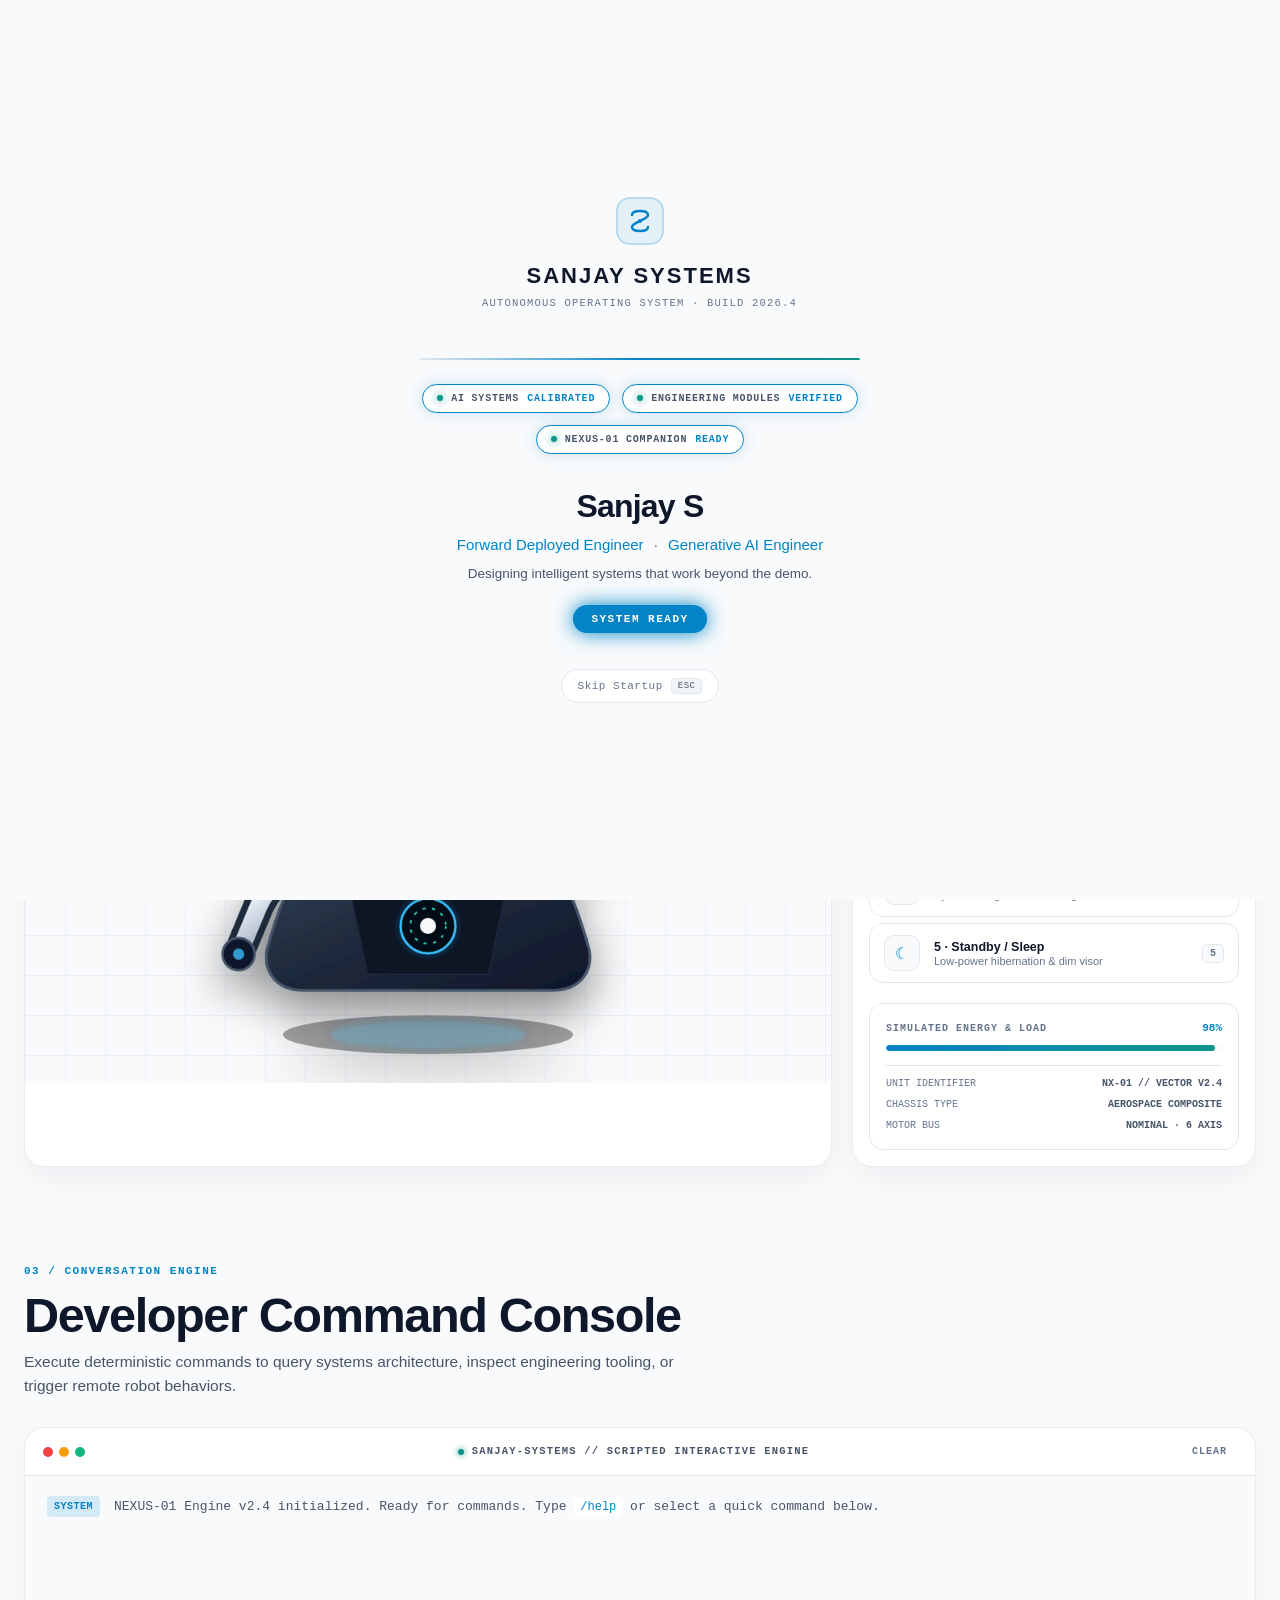
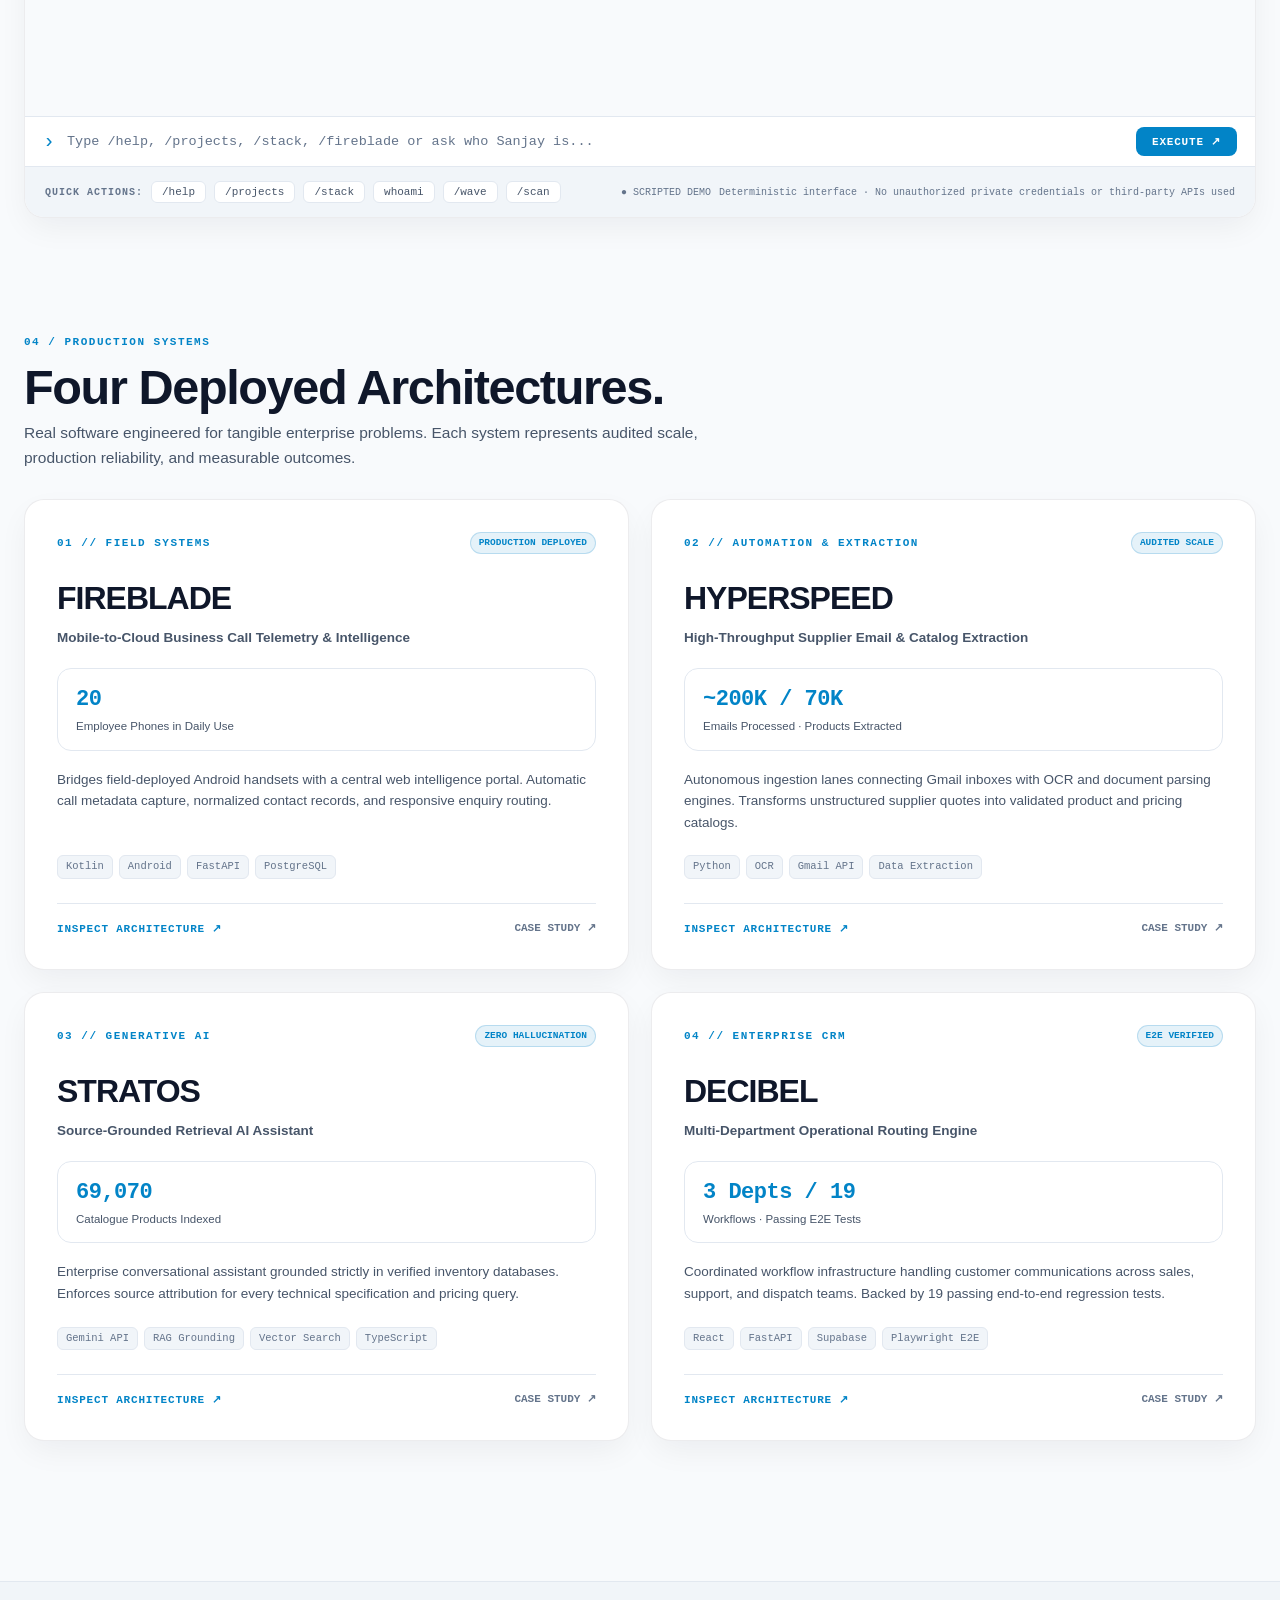
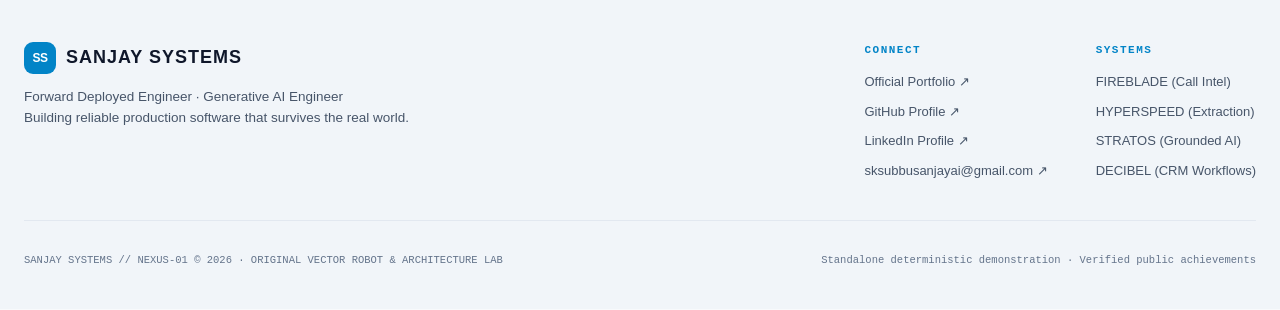
<file: docs/index.html>
﻿<!doctype html>
<html lang="en" data-theme="dark">
<head>
  <meta charset="UTF-8">
  <meta name="viewport" content="width=device-width, initial-scale=1">
  <meta name="theme-color" content="#080B11">
  <meta name="description" content="Sanjay Systems V2 — NEXUS-01 Autonomous Engineering Companion and Production Systems Showcase for Sanjay S, Forward Deployed Engineer & Generative AI Engineer.">
  <title>Sanjay Systems V2 — NEXUS-01 Engineering OS</title>

  <link rel="icon" href="data:image/svg+xml,%3Csvg xmlns='http://www.w3.org/2000/svg' viewBox='0 0 64 64'%3E%3Crect width='64' height='64' rx='16' fill='%23080B11'/%3E%3Ccircle cx='32' cy='32' r='20' fill='none' stroke='%2338BDF8' stroke-width='4'/%3E%3Ccircle cx='32' cy='32' r='8' fill='%2338BDF8'/%3E%3Ccircle cx='24' cy='28' r='3' fill='%23FFFFFF'/%3E%3Ccircle cx='40' cy='28' r='3' fill='%23FFFFFF'/%3E%3C/svg%3E">

  <!-- Early Theme Detection Script (Zero Flash of Unstyled Theme) -->
  <script>
    (function() {
      try {
        var stored = localStorage.getItem('nexus_theme');
        var theme = stored || (window.matchMedia('(prefers-color-scheme: light)').matches ? 'light' : 'dark');
        document.documentElement.setAttribute('data-theme', theme);
        var themeColor = theme === 'light' ? '#F8FAFC' : '#080B11';
        var meta = document.querySelector('meta[name="theme-color"]');
        if (meta) meta.setAttribute('content', themeColor);
      } catch (e) {}
    })();
  </script>

  <link rel="stylesheet" href="./style.css">
</head>
<body>
  <!-- Accessibility Skip Link -->
  <a class="skip-link" href="#main-content">Skip to content</a>

  <!-- SIGNATURE BOOT-UP SEQUENCE OVERLAY -->
  <div id="boot-overlay" class="boot-overlay" role="dialog" aria-modal="true" aria-label="Operating System Startup Sequence">
    <div class="boot-container">
      <!-- Stage 01: Wake & Monogram -->
      <div class="boot-brand">
        <div class="boot-monogram">
          <svg width="48" height="48" viewBox="0 0 48 48" fill="none">
            <rect width="48" height="48" rx="14" fill="currentColor" fill-opacity="0.08"/>
            <rect x="1" y="1" width="46" height="46" rx="13" stroke="currentColor" stroke-opacity="0.25" stroke-width="1.5"/>
            <path d="M 16 18 C 16 15 20 14 24 14 C 28 14 32 15 32 18 C 32 23 16 25 16 30 C 16 33 20 34 24 34 C 28 34 32 33 32 30" stroke="currentColor" stroke-width="2.5" stroke-linecap="round"/>
            <circle cx="24" cy="24" r="2" fill="var(--accent)"/>
          </svg>
        </div>
        <div class="boot-title">SANJAY SYSTEMS</div>
        <div class="boot-subtitle">AUTONOMOUS OPERATING SYSTEM · BUILD 2026.4</div>
      </div>

      <!-- Stage 02: Horizontal Signal Scanline -->
      <div class="boot-signal-wrap">
        <div class="boot-signal-line" id="boot-signal-line"></div>
      </div>

      <!-- Stage 03: System Telemetry Module Status -->
      <div class="boot-modules">
        <div class="boot-module" id="boot-mod-1">
          <span class="boot-mod-dot"></span>
          <span class="boot-mod-name">AI SYSTEMS</span>
          <span class="boot-mod-status">CALIBRATING</span>
        </div>
        <div class="boot-module" id="boot-mod-2">
          <span class="boot-mod-dot"></span>
          <span class="boot-mod-name">ENGINEERING MODULES</span>
          <span class="boot-mod-status">VERIFYING</span>
        </div>
        <div class="boot-module" id="boot-mod-3">
          <span class="boot-mod-dot"></span>
          <span class="boot-mod-name">NEXUS-01 COMPANION</span>
          <span class="boot-mod-status">INITIALIZING</span>
        </div>
      </div>

      <!-- Stage 04 & 05: Identity Reveal & Ready Status -->
      <div class="boot-identity" id="boot-identity">
        <div class="boot-name">Sanjay S</div>
        <div class="boot-role">Forward Deployed Engineer <span class="sep">·</span> Generative AI Engineer</div>
        <div class="boot-quote">Designing intelligent systems that work beyond the demo.</div>
        <div class="boot-ready-badge" id="boot-ready-badge">SYSTEM READY</div>
      </div>

      <!-- Skip Button -->
      <button type="button" id="boot-skip-btn" class="boot-skip-btn" aria-label="Skip system boot sequence">
        Skip Startup <span class="kbd">ESC</span>
      </button>
    </div>
  </div>

  <!-- TOP NAVIGATION BAR -->
  <header class="topbar">
    <div class="topbar-inner">
      <!-- Brand & Status -->
      <div class="brand-group">
        <a class="brand" href="https://github.com/sanjay-078" aria-label="Sanjay S GitHub Profile">
          <span class="brand-badge">SS</span>
          <span class="brand-text">SANJAY SYSTEMS <span class="brand-sub">/ V2.4</span></span>
        </a>
        <div class="sys-status" aria-live="polite">
          <span class="status-pulse-dot"></span>
          <span class="status-text">NX-01 ONLINE</span>
        </div>
      </div>

      <!-- Main Navigation Links -->
      <nav class="main-nav" aria-label="Primary navigation">
        <a href="#robot-section" class="nav-link active">NEXUS-01</a>
        <a href="#console-section" class="nav-link">CONSOLE</a>
        <a href="#projects-section" class="nav-link">SYSTEMS</a>
        <a href="https://sanjay-fde.vercel.app" target="_blank" rel="noopener noreferrer" class="nav-link external">PORTFOLIO ↗</a>
        <a href="https://github.com/sanjay-078" target="_blank" rel="noopener noreferrer" class="nav-link external">GITHUB ↗</a>
      </nav>

      <!-- System Utility Actions: Reboot OS & Theme Switcher -->
      <div class="topbar-actions">
        <button type="button" id="reboot-btn" class="action-btn" title="Replay Operating System Boot-Up Animation" aria-label="Reboot Operating System">
          <svg width="14" height="14" viewBox="0 0 24 24" fill="none" stroke="currentColor" stroke-width="2" stroke-linecap="round" stroke-linejoin="round">
            <polyline points="23 4 23 10 17 10"></polyline>
            <path d="M20.49 15a9 9 0 1 1-2.12-9.36L23 10"></path>
          </svg>
          <span class="btn-text">REBOOT</span>
        </button>

        <div class="theme-toggle-segmented" role="radiogroup" aria-label="Select color theme">
          <button type="button" class="theme-btn" data-theme-val="light" role="radio" aria-checked="false" aria-label="Light Theme" title="Light Theme">
            <svg width="13" height="13" viewBox="0 0 24 24" fill="none" stroke="currentColor" stroke-width="2.2" stroke-linecap="round" stroke-linejoin="round">
              <circle cx="12" cy="12" r="5"></circle>
              <line x1="12" y1="1" x2="12" y2="3"></line>
              <line x1="12" y1="21" x2="12" y2="23"></line>
              <line x1="4.22" y1="4.22" x2="5.64" y2="5.64"></line>
              <line x1="18.36" y1="18.36" x2="19.78" y2="19.78"></line>
              <line x1="1" y1="12" x2="3" y2="12"></line>
              <line x1="21" y1="12" x2="23" y2="12"></line>
              <line x1="4.22" y1="19.78" x2="5.64" y2="18.36"></line>
              <line x1="18.36" y1="5.64" x2="19.78" y2="4.22"></line>
            </svg>
          </button>
          <button type="button" class="theme-btn" data-theme-val="dark" role="radio" aria-checked="true" aria-label="Dark Theme" title="Dark Theme">
            <svg width="13" height="13" viewBox="0 0 24 24" fill="none" stroke="currentColor" stroke-width="2.2" stroke-linecap="round" stroke-linejoin="round">
              <path d="M21 12.79A9 9 0 1 1 11.21 3 7 7 0 0 0 21 12.79z"></path>
            </svg>
          </button>
        </div>
      </div>
    </div>
  </header>

  <!-- MAIN VIEWPORT -->
  <main id="main-content" class="main-content">

    <!-- HERO INTRO SECTION -->
    <section class="hero-intro" aria-label="Executive Introduction">
      <div class="hero-kicker">
        <span class="kicker-pill">PRODUCTION GRADE AI</span>
        <span class="kicker-line"></span>
        <span class="kicker-mono">SYSTEMS ARCHITECTURE · FIELD TELEMETRY</span>
      </div>

      <div class="hero-row">
        <div class="hero-main-col">
          <h1 class="hero-title">
            Engineering intelligence that <span class="gradient-text">acts and scales.</span>
          </h1>
          <p class="hero-description">
            I’m <strong>Sanjay S</strong>, a Forward Deployed Engineer and Generative AI Engineer. I design and ship mission-critical systems: field-tested mobile telemetry, high-throughput extraction pipelines, and source-grounded LLM workflows built for operational reality.
          </p>
        </div>

        <div class="hero-metric-deck">
          <div class="metric-card">
            <span class="metric-num">20</span>
            <span class="metric-desc">Phones Deployed Daily (FIREBLADE)</span>
          </div>
          <div class="metric-card">
            <span class="metric-num">~200K</span>
            <span class="metric-desc">Emails Parsed (HYPERSPEED)</span>
          </div>
          <div class="metric-card">
            <span class="metric-num">69,070</span>
            <span class="metric-desc">Grounded SKUs (STRATOS)</span>
          </div>
        </div>
      </div>
    </section>

    <!-- INTERACTIVE NEXUS-01 ROBOT WORKSPACE -->
    <section id="robot-section" class="workspace-grid" aria-label="Interactive NEXUS-01 Robot Laboratory">

      <!-- LEFT/CENTER: ROBOT STAGE -->
      <div class="stage-container">
        <!-- Stage Header -->
        <div class="stage-header">
          <div class="stage-header-title">
            <span class="mono-tag">01 / AUTONOMOUS HARDWARE</span>
            <span class="stage-name">NEXUS-01 COMPANION</span>
          </div>
          <div class="stage-status-indicator">
            <span class="status-dot"></span>
            <span id="active-state-label" class="state-label">STANDBY / READY</span>
          </div>
        </div>

        <!-- Robot Interactive Canvas -->
        <div class="robot-stage-viewport" id="robot-stage-viewport">
          <!-- Hardware Grid Background -->
          <div class="hardware-grid-bg"></div>

          <!-- Ambient Lighting Aura -->
          <div class="ambient-aura" id="ambient-aura"></div>

          <!-- THE ROBOT SVG MODEL -->
          <div class="robot-canvas-wrapper" id="robot-canvas-wrapper">
            <svg id="robot-art" viewBox="0 0 1000 680" width="1000" height="680" xmlns="http://www.w3.org/2000/svg" role="img" aria-label="Interactive NEXUS-01 Robot Hardware Model">
              <defs>
                <!-- Hardware Gradients -->
                <linearGradient id="chassis-silver" x1="0" y1="0" x2="0.8" y2="1">
                  <stop offset="0%" stop-color="#FFFFFF"/>
                  <stop offset="35%" stop-color="#E2E8F0"/>
                  <stop offset="75%" stop-color="#94A3B8"/>
                  <stop offset="100%" stop-color="#475569"/>
                </linearGradient>
                <linearGradient id="chassis-dark" x1="0" y1="0" x2="1" y2="1">
                  <stop offset="0%" stop-color="#334155"/>
                  <stop offset="50%" stop-color="#1E293B"/>
                  <stop offset="100%" stop-color="#0F172A"/>
                </linearGradient>
                <linearGradient id="visor-glass-main" x1="0" y1="0" x2="0.6" y2="1">
                  <stop offset="0%" stop-color="#0A111E"/>
                  <stop offset="60%" stop-color="#020617"/>
                  <stop offset="100%" stop-color="#101D33"/>
                </linearGradient>
                <radialGradient id="reactor-glow" cx="50%" cy="50%" r="50%">
                  <stop offset="0%" stop-color="#38BDF8" stop-opacity="0.95"/>
                  <stop offset="50%" stop-color="#0284C7" stop-opacity="0.45"/>
                  <stop offset="100%" stop-color="#0369A1" stop-opacity="0"/>
                </radialGradient>
                <filter id="glow-filter" x="-20%" y="-20%" width="140%" height="140%">
                  <feGaussianBlur stdDeviation="8" result="blur"/>
                  <feComposite in="SourceGraphic" in2="blur" operator="over"/>
                </filter>
                <filter id="soft-drop" x="-20%" y="-20%" width="140%" height="140%">
                  <feDropShadow dx="0" dy="24" stdDeviation="28" flood-color="#000000" flood-opacity="0.45"/>
                </filter>
              </defs>

              <!-- ROBOT ASSEMBLY GROUP -->
              <g id="robot-assembly" class="robot-assembly" filter="url(#soft-drop)">
                <!-- Magnetic Ground Shadow -->
                <ellipse cx="500" cy="620" rx="180" ry="24" fill="#000000" opacity="0.35"/>
                <ellipse id="ground-aura" cx="500" cy="620" rx="120" ry="16" fill="#38BDF8" opacity="0.2" filter="url(#glow-filter)"/>

                <!-- LEFT ARM (Stabilizing Arm) -->
                <g id="left-arm-group" class="left-arm-group">
                  <path d="M 380 410 Q 320 400 290 460 L 265 520" fill="none" stroke="#1E293B" stroke-width="38" stroke-linecap="round"/>
                  <path d="M 380 410 Q 320 400 290 460 L 265 520" fill="none" stroke="url(#chassis-silver)" stroke-width="22" stroke-linecap="round"/>
                  <!-- Wrist Node -->
                  <circle cx="265" cy="520" r="20" fill="#0F172A" stroke="#475569" stroke-width="3"/>
                  <circle cx="265" cy="520" r="7" fill="#38BDF8" opacity="0.8"/>
                </g>

                <!-- TORSO CHASSIS -->
                <g id="torso-group" class="torso-group">
                  <!-- Articulated Neck Hydraulics -->
                  <rect x="460" y="325" width="80" height="65" rx="14" fill="#1E293B" stroke="#475569" stroke-width="3"/>
                  <line x1="472" y1="345" x2="528" y2="345" stroke="#64748B" stroke-width="3"/>
                  <line x1="472" y1="360" x2="528" y2="360" stroke="#64748B" stroke-width="3"/>
                  <line x1="472" y1="375" x2="528" y2="375" stroke="#64748B" stroke-width="3"/>

                  <!-- Torso Outer Armor Plate -->
                  <path d="M 370 385 C 345 395 320 440 300 515 C 295 545 315 565 345 565 L 655 565 C 685 565 705 545 700 515 C 680 440 655 395 630 385 Z" fill="url(#chassis-dark)" stroke="#475569" stroke-width="3.5"/>

                  <!-- Chest Inset Plate -->
                  <path d="M 400 425 L 600 425 L 575 545 L 425 545 Z" fill="#0B1320" stroke="#1E293B" stroke-width="2"/>

                  <!-- Torso Core Arc Reactor -->
                  <g id="torso-reactor" class="torso-reactor" transform="translate(500, 485)">
                    <circle cx="0" cy="0" r="42" fill="url(#reactor-glow)" filter="url(#glow-filter)"/>
                    <circle cx="0" cy="0" r="34" fill="#060D17" stroke="#38BDF8" stroke-width="3"/>
                    <circle cx="0" cy="0" r="22" fill="none" stroke="#2DD4BF" stroke-width="2" stroke-dasharray="4 8" class="reactor-ring"/>
                    <circle cx="0" cy="0" r="10" fill="#F8FAFC" class="reactor-core-dot"/>
                  </g>

                  <!-- Hardware Telemetry Markings on Torso -->
                  <text x="415" y="450" font-family="ui-monospace, monospace" font-size="11" font-weight="700" letter-spacing="1.5" fill="#475569">NX-01</text>
                  <circle cx="585" cy="446" r="4" fill="#2DD4BF" filter="url(#glow-filter)" class="torso-led"/>
                </g>

                <!-- RIGHT ARM (Animated Waving / Interactive Arm) -->
                <g id="right-arm-group" class="right-arm-group">
                  <path id="right-arm-path" d="M 620 410 Q 680 400 720 340 L 735 280" fill="none" stroke="#1E293B" stroke-width="38" stroke-linecap="round"/>
                  <path id="right-arm-path-inner" d="M 620 410 Q 680 400 720 340 L 735 280" fill="none" stroke="url(#chassis-silver)" stroke-width="22" stroke-linecap="round"/>

                  <!-- Articulated Hand Module -->
                  <g id="right-hand" class="right-hand" transform="translate(735, 255)">
                    <rect x="-24" y="-20" width="48" height="52" rx="16" fill="#1E293B" stroke="#64748B" stroke-width="3"/>
                    <!-- Magnetic Finger Nodes -->
                    <circle cx="-14" cy="-30" r="6.5" fill="#CBD5E1"/>
                    <circle cx="0" cy="-36" r="6.5" fill="#CBD5E1"/>
                    <circle cx="14" cy="-30" r="6.5" fill="#CBD5E1"/>
                    <circle cx="26" cy="-10" r="6" fill="#94A3B8"/>
                  </g>
                </g>

                <!-- FLOATING HEAD MODULE -->
                <g id="head-group" class="head-group">
                  <!-- Outer Aerospace Shell with Dual-Tone Chamfer -->
                  <rect x="350" y="115" width="300" height="235" rx="82" fill="url(#chassis-silver)" stroke="#F8FAFC" stroke-opacity="0.5" stroke-width="3.5"/>
                  <rect x="358" y="123" width="284" height="219" rx="76" fill="url(#chassis-dark)"/>

                  <!-- Left & Right Communication Antennas -->
                  <rect x="330" y="195" width="22" height="56" rx="10" fill="#1E293B" stroke="#475569" stroke-width="2.5"/>
                  <rect x="648" y="195" width="22" height="56" rx="10" fill="#1E293B" stroke="#475569" stroke-width="2.5"/>

                  <!-- Main Antenna Mast -->
                  <line x1="500" y1="115" x2="500" y2="70" stroke="#64748B" stroke-width="6" stroke-linecap="round"/>
                  <circle cx="500" cy="62" r="10" fill="#38BDF8" filter="url(#glow-filter)" class="antenna-bulb"/>
                  <circle cx="500" cy="62" r="4" fill="#FFFFFF"/>

                  <!-- Curved OLED Visor Screen Glass -->
                  <rect id="visor-glass" x="375" y="142" width="250" height="180" rx="60" fill="url(#visor-glass-main)" stroke="#38BDF8" stroke-opacity="0.35" stroke-width="2"/>

                  <!-- Specular Curved Highlight on Visor -->
                  <path d="M 400 168 C 450 150 550 150 600 168" fill="none" stroke="#FFFFFF" stroke-opacity="0.25" stroke-width="3" stroke-linecap="round"/>

                  <!-- Visor Internal Scanning Laser Bar -->
                  <line id="visor-scan-line" x1="390" y1="230" x2="610" y2="230" stroke="#2DD4BF" stroke-width="3" opacity="0" filter="url(#glow-filter)"/>

                  <!-- EXPRESSIVE OLED EYES (Dynamic Morphing States) -->
                  <g id="robot-eyes" class="robot-eyes">
                    <!-- Left Eye Group -->
                    <g id="left-eye" class="eye-unit" transform="translate(425, 215)">
                      <rect class="eye-glow" x="-26" y="-14" width="52" height="28" rx="14" fill="#38BDF8" filter="url(#glow-filter)"/>
                      <rect class="eye-pupil" x="-22" y="-11" width="44" height="22" rx="11" fill="#F0FDF4"/>
                    </g>
                    <!-- Right Eye Group -->
                    <g id="right-eye" class="eye-unit" transform="translate(575, 215)">
                      <rect class="eye-glow" x="-26" y="-14" width="52" height="28" rx="14" fill="#38BDF8" filter="url(#glow-filter)"/>
                      <rect class="eye-pupil" x="-22" y="-11" width="44" height="22" rx="11" fill="#F0FDF4"/>
                    </g>
                  </g>

                  <!-- Digital Mouth / Expressive Curve -->
                  <path id="robot-mouth" d="M 475 278 Q 500 290 525 278" fill="none" stroke="#38BDF8" stroke-width="4" stroke-linecap="round" opacity="0.85"/>
                </g>
              </g>
            </svg>
          </div>

          <!-- Bottom Stage Readout Bar -->
          <div class="stage-bottom-bar">
            <div class="telemetry-pills">
              <span class="telemetry-pill">CORE: <strong id="core-state-text">NOMINAL</strong></span>
              <span class="telemetry-pill">NEURAL: <strong id="neural-load-text">14%</strong></span>
              <span class="telemetry-pill">SENSOR: <strong id="sensor-hz-text">240 Hz</strong></span>
            </div>
            <div class="interaction-hint">
              <span class="hint-mouse">Pointer parallax active</span>
              <span class="hint-touch">Touch &amp; hotkeys [1..5] supported</span>
            </div>
          </div>
        </div>
      </div>

      <!-- RIGHT: HARDWARE CONTROL DECK & TELEMETRY -->
      <aside class="control-deck-container" aria-label="NEXUS-01 Motion Control Console">
        <div class="deck-card">
          <!-- Deck Header -->
          <div class="deck-header">
            <span class="mono-tag">02 / HARDWARE CONTROLS</span>
            <span class="deck-badge">LIVE STATE</span>
          </div>

          <h2 class="deck-title">Control NEXUS.</h2>
          <p class="deck-description">
            Choose an operating behavior to trigger custom cinematic kinematics, optic expressions, and hardware state telemetry.
          </p>

          <!-- The 5 Tactile Mode Buttons -->
          <div class="mode-actions" role="group" aria-label="Select robot operating behavior">
            <button type="button" class="mode-btn active" data-mode="ready" aria-pressed="true">
              <span class="mode-icon-box">◉</span>
              <div class="mode-meta">
                <span class="mode-name">1 · Standby / Wake</span>
                <span class="mode-detail">Balanced idle floating &amp; blinking</span>
              </div>
              <span class="mode-key">1</span>
            </button>

            <button type="button" class="mode-btn" data-mode="wave" aria-pressed="false">
              <span class="mode-icon-box">👋</span>
              <div class="mode-meta">
                <span class="mode-name">2 · Gesture / Wave</span>
                <span class="mode-detail">Articulated friendly greeting routine</span>
              </div>
              <span class="mode-key">2</span>
            </button>

            <button type="button" class="mode-btn" data-mode="scan" aria-pressed="false">
              <span class="mode-icon-box">⌕</span>
              <div class="mode-meta">
                <span class="mode-name">3 · Diagnostic / Scan</span>
                <span class="mode-detail">Sweep optics &amp; telemetry diagnostics</span>
              </div>
              <span class="mode-key">3</span>
            </button>

            <button type="button" class="mode-btn" data-mode="think" aria-pressed="false">
              <span class="mode-icon-box">✦</span>
              <div class="mode-meta">
                <span class="mode-name">4 · Inference / Think</span>
                <span class="mode-detail">Synthetic cognitive reasoning cadence</span>
              </div>
              <span class="mode-key">4</span>
            </button>

            <button type="button" class="mode-btn" data-mode="sleep" aria-pressed="false">
              <span class="mode-icon-box">☾</span>
              <div class="mode-meta">
                <span class="mode-name">5 · Standby / Sleep</span>
                <span class="mode-detail">Low-power hibernation &amp; dim visor</span>
              </div>
              <span class="mode-key">5</span>
            </button>
          </div>

          <!-- Hardware Telemetry Gauge -->
          <div class="deck-telemetry">
            <div class="telemetry-header">
              <span class="mono-label">SIMULATED ENERGY &amp; LOAD</span>
              <span id="energy-percentage" class="telemetry-val">98%</span>
            </div>
            <div class="energy-track">
              <div id="energy-fill" class="energy-fill" style="width: 98%;"></div>
            </div>

            <div class="telemetry-specs">
              <div class="spec-row">
                <span>UNIT IDENTIFIER</span>
                <strong>NX-01 // VECTOR V2.4</strong>
              </div>
              <div class="spec-row">
                <span>CHASSIS TYPE</span>
                <strong>AEROSPACE COMPOSITE</strong>
              </div>
              <div class="spec-row">
                <span>MOTOR BUS</span>
                <strong id="motor-status">NOMINAL · 6 AXIS</strong>
              </div>
            </div>
          </div>
        </div>
      </aside>
    </section>

    <!-- PROFESSIONAL COMMAND PALETTE / DEVELOPER CONSOLE -->
    <section id="console-section" class="console-section" aria-labelledby="console-title">
      <div class="section-lead">
        <div class="mono-tag">03 / CONVERSATION ENGINE</div>
        <h2 id="console-title" class="section-title">Developer Command Console</h2>
        <p class="section-subtitle">
          Execute deterministic commands to query systems architecture, inspect engineering tooling, or trigger remote robot behaviors.
        </p>
      </div>

      <div class="terminal-shell">
        <!-- Terminal Top Bar -->
        <div class="terminal-bar">
          <div class="terminal-dots">
            <span class="dot close"></span>
            <span class="dot min"></span>
            <span class="dot max"></span>
          </div>
          <div class="terminal-meta">
            <span class="status-lamp"></span>
            <span class="terminal-title">SANJAY-SYSTEMS // SCRIPTED INTERACTIVE ENGINE</span>
          </div>
          <button type="button" id="clear-log-btn" class="terminal-clear-btn" aria-label="Clear console output">CLEAR</button>
        </div>

        <!-- Terminal Output Log -->
        <div id="terminal-log" class="terminal-log" role="log" aria-live="polite" aria-relevant="additions">
          <!-- Initial Welcome Line -->
          <div class="term-row sys">
            <span class="term-badge">SYSTEM</span>
            <span class="term-msg">NEXUS-01 Engine v2.4 initialized. Ready for commands. Type <code>/help</code> or select a quick command below.</span>
          </div>
        </div>

        <!-- Command Input Form -->
        <form id="terminal-form" class="terminal-form" autocomplete="off">
          <label for="terminal-input" class="visually-hidden">Enter a console command</label>
          <span class="term-prompt">›</span>
          <input type="text" id="terminal-input" class="terminal-input" placeholder="Type /help, /projects, /stack, /fireblade or ask who Sanjay is..." maxlength="140" spellcheck="false">
          <button type="submit" class="terminal-submit">EXECUTE ↗</button>
        </form>

        <!-- Quick Command Chips & Disclaimer -->
        <div class="terminal-footer">
          <div class="quick-chips" role="group" aria-label="Quick shortcut commands">
            <span class="chips-label">QUICK ACTIONS:</span>
            <button type="button" class="chip-btn" data-cmd="/help">/help</button>
            <button type="button" class="chip-btn" data-cmd="/projects">/projects</button>
            <button type="button" class="chip-btn" data-cmd="/stack">/stack</button>
            <button type="button" class="chip-btn" data-cmd="whoami">whoami</button>
            <button type="button" class="chip-btn" data-cmd="/wave">/wave</button>
            <button type="button" class="chip-btn" data-cmd="/scan">/scan</button>
          </div>
          <div class="term-disclaimer">
            <span>● SCRIPTED DEMO</span>
            <span>Deterministic interface · No unauthorized private credentials or third-party APIs used</span>
          </div>
        </div>
      </div>
    </section>

    <!-- FEATURED ENGINEERING SYSTEMS (4 PRODUCTION SYSTEMS) -->
    <section id="projects-section" class="projects-section" aria-labelledby="projects-title">
      <div class="section-lead">
        <div class="mono-tag">04 / PRODUCTION SYSTEMS</div>
        <h2 id="projects-title" class="section-title">Four Deployed Architectures.</h2>
        <p class="section-subtitle">
          Real software engineered for tangible enterprise problems. Each system represents audited scale, production reliability, and measurable outcomes.
        </p>
      </div>

      <div class="projects-grid">
        <!-- SYSTEM 01: FIREBLADE -->
        <article class="sys-card" data-project="fireblade">
          <div class="card-glow"></div>
          <div class="card-top">
            <span class="sys-id">01 // FIELD SYSTEMS</span>
            <span class="sys-verified-tag">PRODUCTION DEPLOYED</span>
          </div>
          <h3 class="sys-name">FIREBLADE</h3>
          <p class="sys-headline">Mobile-to-Cloud Business Call Telemetry &amp; Intelligence</p>

          <div class="sys-metric-box">
            <span class="sys-metric-val">20</span>
            <span class="sys-metric-lbl">Employee Phones in Daily Use</span>
          </div>

          <p class="sys-desc">
            Bridges field-deployed Android handsets with a central web intelligence portal. Automatic call metadata capture, normalized contact records, and responsive enquiry routing.
          </p>

          <div class="sys-tags">
            <span>Kotlin</span>
            <span>Android</span>
            <span>FastAPI</span>
            <span>PostgreSQL</span>
          </div>

          <div class="sys-actions">
            <button type="button" class="inspect-btn" data-inspect="fireblade">
              INSPECT ARCHITECTURE ↗
            </button>
            <a href="https://sanjay-fde.vercel.app/work/fireblade" target="_blank" rel="noopener noreferrer" class="case-study-link">
              CASE STUDY ↗
            </a>
          </div>
        </article>

        <!-- SYSTEM 02: HYPERSPEED -->
        <article class="sys-card" data-project="hyperspeed">
          <div class="card-glow"></div>
          <div class="card-top">
            <span class="sys-id">02 // AUTOMATION &amp; EXTRACTION</span>
            <span class="sys-verified-tag">AUDITED SCALE</span>
          </div>
          <h3 class="sys-name">HYPERSPEED</h3>
          <p class="sys-headline">High-Throughput Supplier Email &amp; Catalog Extraction</p>

          <div class="sys-metric-box">
            <span class="sys-metric-val">~200K / 70K</span>
            <span class="sys-metric-lbl">Emails Processed · Products Extracted</span>
          </div>

          <p class="sys-desc">
            Autonomous ingestion lanes connecting Gmail inboxes with OCR and document parsing engines. Transforms unstructured supplier quotes into validated product and pricing catalogs.
          </p>

          <div class="sys-tags">
            <span>Python</span>
            <span>OCR</span>
            <span>Gmail API</span>
            <span>Data Extraction</span>
          </div>

          <div class="sys-actions">
            <button type="button" class="inspect-btn" data-inspect="hyperspeed">
              INSPECT ARCHITECTURE ↗
            </button>
            <a href="https://sanjay-fde.vercel.app/work/hyperspeed" target="_blank" rel="noopener noreferrer" class="case-study-link">
              CASE STUDY ↗
            </a>
          </div>
        </article>

        <!-- SYSTEM 03: STRATOS -->
        <article class="sys-card" data-project="stratos">
          <div class="card-glow"></div>
          <div class="card-top">
            <span class="sys-id">03 // GENERATIVE AI</span>
            <span class="sys-verified-tag">ZERO HALLUCINATION</span>
          </div>
          <h3 class="sys-name">STRATOS</h3>
          <p class="sys-headline">Source-Grounded Retrieval AI Assistant</p>

          <div class="sys-metric-box">
            <span class="sys-metric-val">69,070</span>
            <span class="sys-metric-lbl">Catalogue Products Indexed</span>
          </div>

          <p class="sys-desc">
            Enterprise conversational assistant grounded strictly in verified inventory databases. Enforces source attribution for every technical specification and pricing query.
          </p>

          <div class="sys-tags">
            <span>Gemini API</span>
            <span>RAG Grounding</span>
            <span>Vector Search</span>
            <span>TypeScript</span>
          </div>

          <div class="sys-actions">
            <button type="button" class="inspect-btn" data-inspect="stratos">
              INSPECT ARCHITECTURE ↗
            </button>
            <a href="https://sanjay-fde.vercel.app/work/stratos" target="_blank" rel="noopener noreferrer" class="case-study-link">
              CASE STUDY ↗
            </a>
          </div>
        </article>

        <!-- SYSTEM 04: DECIBEL -->
        <article class="sys-card" data-project="decibel">
          <div class="card-glow"></div>
          <div class="card-top">
            <span class="sys-id">04 // ENTERPRISE CRM</span>
            <span class="sys-verified-tag">E2E VERIFIED</span>
          </div>
          <h3 class="sys-name">DECIBEL</h3>
          <p class="sys-headline">Multi-Department Operational Routing Engine</p>

          <div class="sys-metric-box">
            <span class="sys-metric-val">3 Depts / 19</span>
            <span class="sys-metric-lbl">Workflows · Passing E2E Tests</span>
          </div>

          <p class="sys-desc">
            Coordinated workflow infrastructure handling customer communications across sales, support, and dispatch teams. Backed by 19 passing end-to-end regression tests.
          </p>

          <div class="sys-tags">
            <span>React</span>
            <span>FastAPI</span>
            <span>Supabase</span>
            <span>Playwright E2E</span>
          </div>

          <div class="sys-actions">
            <button type="button" class="inspect-btn" data-inspect="decibel">
              INSPECT ARCHITECTURE ↗
            </button>
            <a href="https://sanjay-fde.vercel.app/work/decibel" target="_blank" rel="noopener noreferrer" class="case-study-link">
              CASE STUDY ↗
            </a>
          </div>
        </article>
      </div>
    </section>

    <!-- ARCHITECTURE INSPECTION MODAL -->
    <div id="arch-modal" class="arch-modal" role="dialog" aria-modal="true" aria-labelledby="modal-title" hidden>
      <div class="modal-backdrop" id="modal-backdrop"></div>
      <div class="modal-content">
        <div class="modal-header">
          <div class="modal-kicker-group">
            <span class="mono-tag" id="modal-tag">ARCHITECTURE DEEP DIVE</span>
            <h3 id="modal-title" class="modal-title">SYSTEM ARCHITECTURE</h3>
          </div>
          <button type="button" id="modal-close-btn" class="modal-close-btn" aria-label="Close Architecture Inspector">×</button>
        </div>

        <div class="modal-body">
          <div class="modal-diagram-container">
            <div id="modal-diagram-art" class="modal-diagram-art"></div>
          </div>

          <div class="modal-details-grid">
            <div class="detail-block">
              <span class="detail-label">OPERATIONAL OBJECTIVE</span>
              <p id="modal-objective" class="detail-text"></p>
            </div>
            <div class="detail-block">
              <span class="detail-label">PIPELINE FLOW</span>
              <p id="modal-pipeline" class="detail-text"></p>
            </div>
            <div class="detail-block">
              <span class="detail-label">VERIFIED SCALE &amp; RELIABILITY</span>
              <p id="modal-scale" class="detail-text"></p>
            </div>
            <div class="detail-block">
              <span class="detail-label">CORE TECHNOLOGY STACK</span>
              <div id="modal-stack" class="modal-tags"></div>
            </div>
          </div>
        </div>

        <div class="modal-footer">
          <a id="modal-case-link" href="#" target="_blank" rel="noopener noreferrer" class="modal-cta-btn">
            VIEW FULL CASE STUDY ON PORTFOLIO ↗
          </a>
          <button type="button" id="modal-done-btn" class="modal-dismiss-btn">DONE</button>
        </div>
      </div>
    </div>
  </main>

  <!-- FOOTER -->
  <footer class="footer">
    <div class="footer-inner">
      <div class="footer-brand">
        <div class="footer-logo">
          <span class="brand-badge">SS</span>
          <strong>SANJAY SYSTEMS</strong>
        </div>
        <p class="footer-tagline">
          Forward Deployed Engineer · Generative AI Engineer<br>
          Building reliable production software that survives the real world.
        </p>
      </div>

      <div class="footer-links-group">
        <div class="link-col">
          <span class="link-head">CONNECT</span>
          <a href="https://sanjay-fde.vercel.app" target="_blank" rel="noopener noreferrer">Official Portfolio ↗</a>
          <a href="https://github.com/sanjay-078" target="_blank" rel="noopener noreferrer">GitHub Profile ↗</a>
          <a href="https://www.linkedin.com/in/sanxay/" target="_blank" rel="noopener noreferrer">LinkedIn Profile ↗</a>
          <a href="mailto:sksubbusanjayai@gmail.com">sksubbusanjayai@gmail.com ↗</a>
        </div>
        <div class="link-col">
          <span class="link-head">SYSTEMS</span>
          <a href="https://sanjay-fde.vercel.app/work/fireblade" target="_blank" rel="noopener noreferrer">FIREBLADE (Call Intel)</a>
          <a href="https://sanjay-fde.vercel.app/work/hyperspeed" target="_blank" rel="noopener noreferrer">HYPERSPEED (Extraction)</a>
          <a href="https://sanjay-fde.vercel.app/work/stratos" target="_blank" rel="noopener noreferrer">STRATOS (Grounded AI)</a>
          <a href="https://sanjay-fde.vercel.app/work/decibel" target="_blank" rel="noopener noreferrer">DECIBEL (CRM Workflows)</a>
        </div>
      </div>

      <div class="footer-bottom">
        <span class="copy-text">SANJAY SYSTEMS // NEXUS-01 © 2026 · ORIGINAL VECTOR ROBOT &amp; ARCHITECTURE LAB</span>
        <span class="disclaimer-text">Standalone deterministic demonstration · Verified public achievements</span>
      </div>
    </div>
  </footer>

  <!-- Application Logic -->
  <script src="./app.js" defer></script>
</body>
</html>
</file>
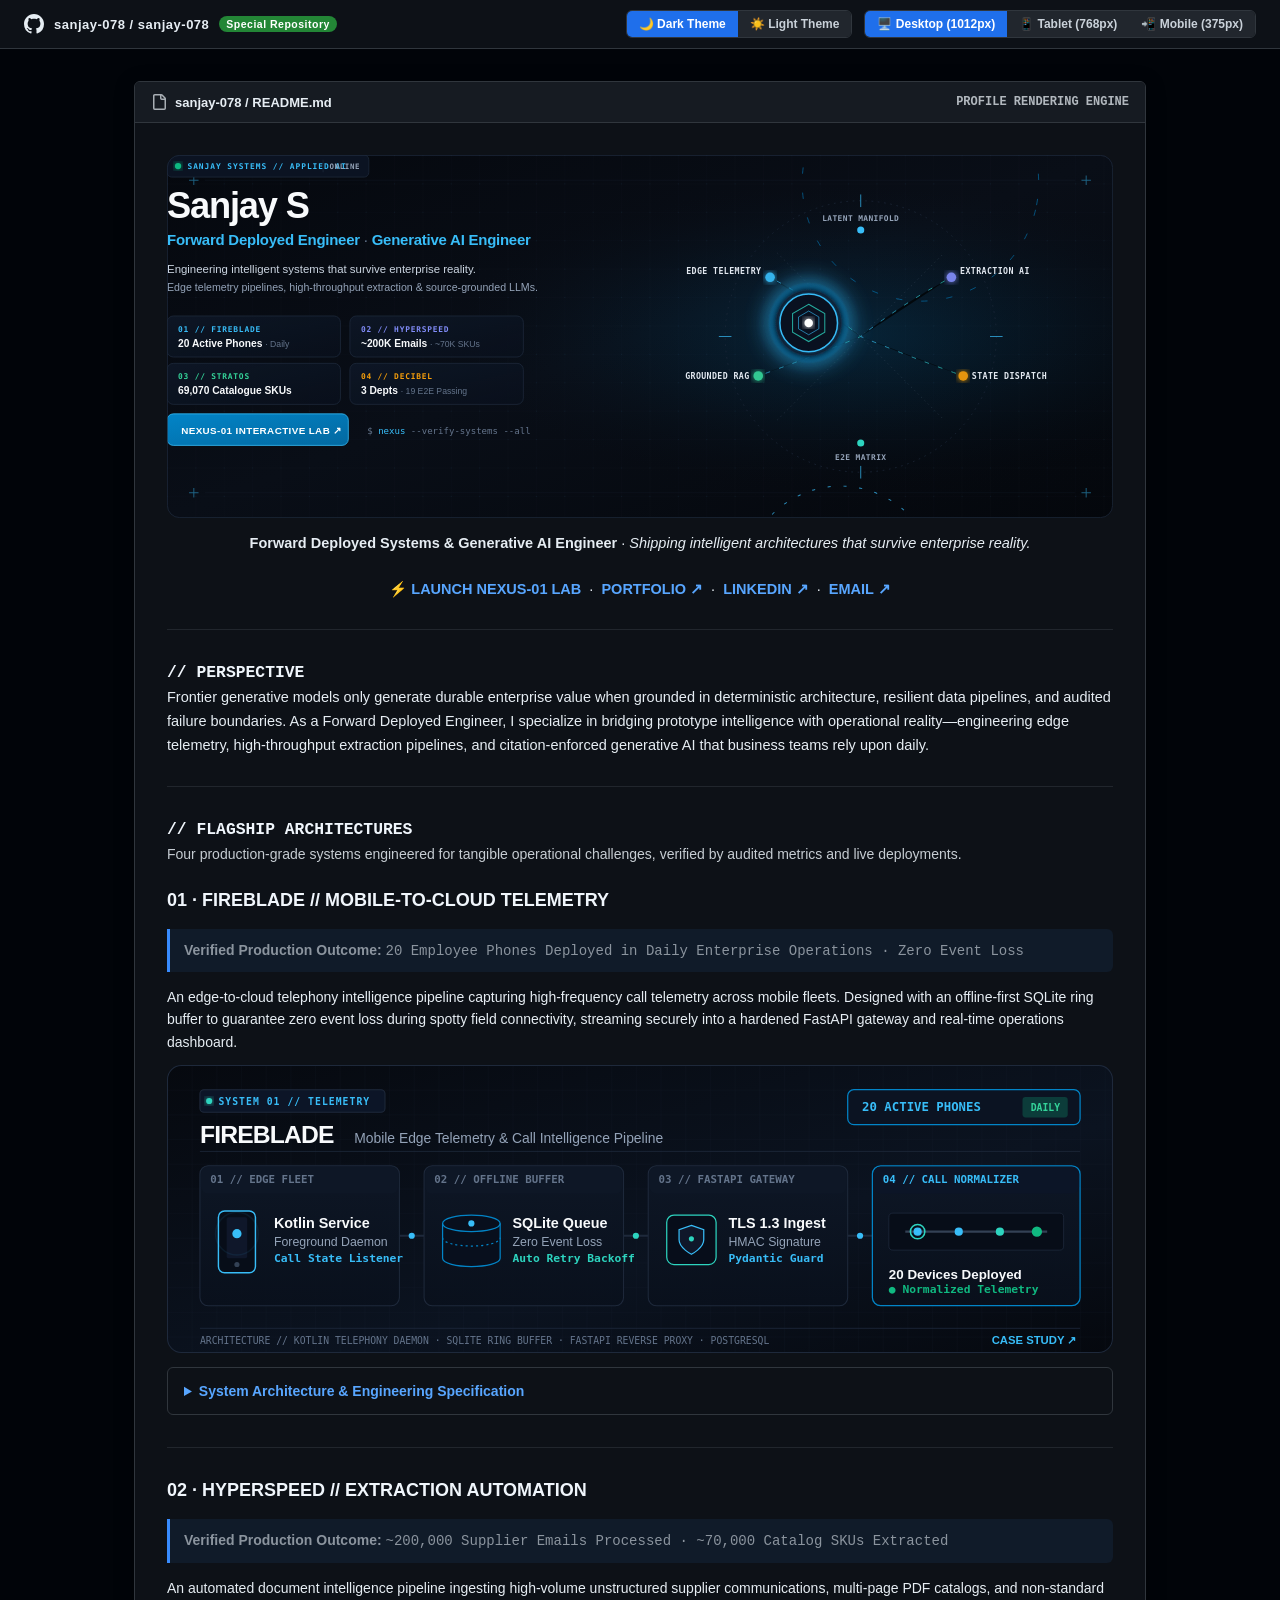
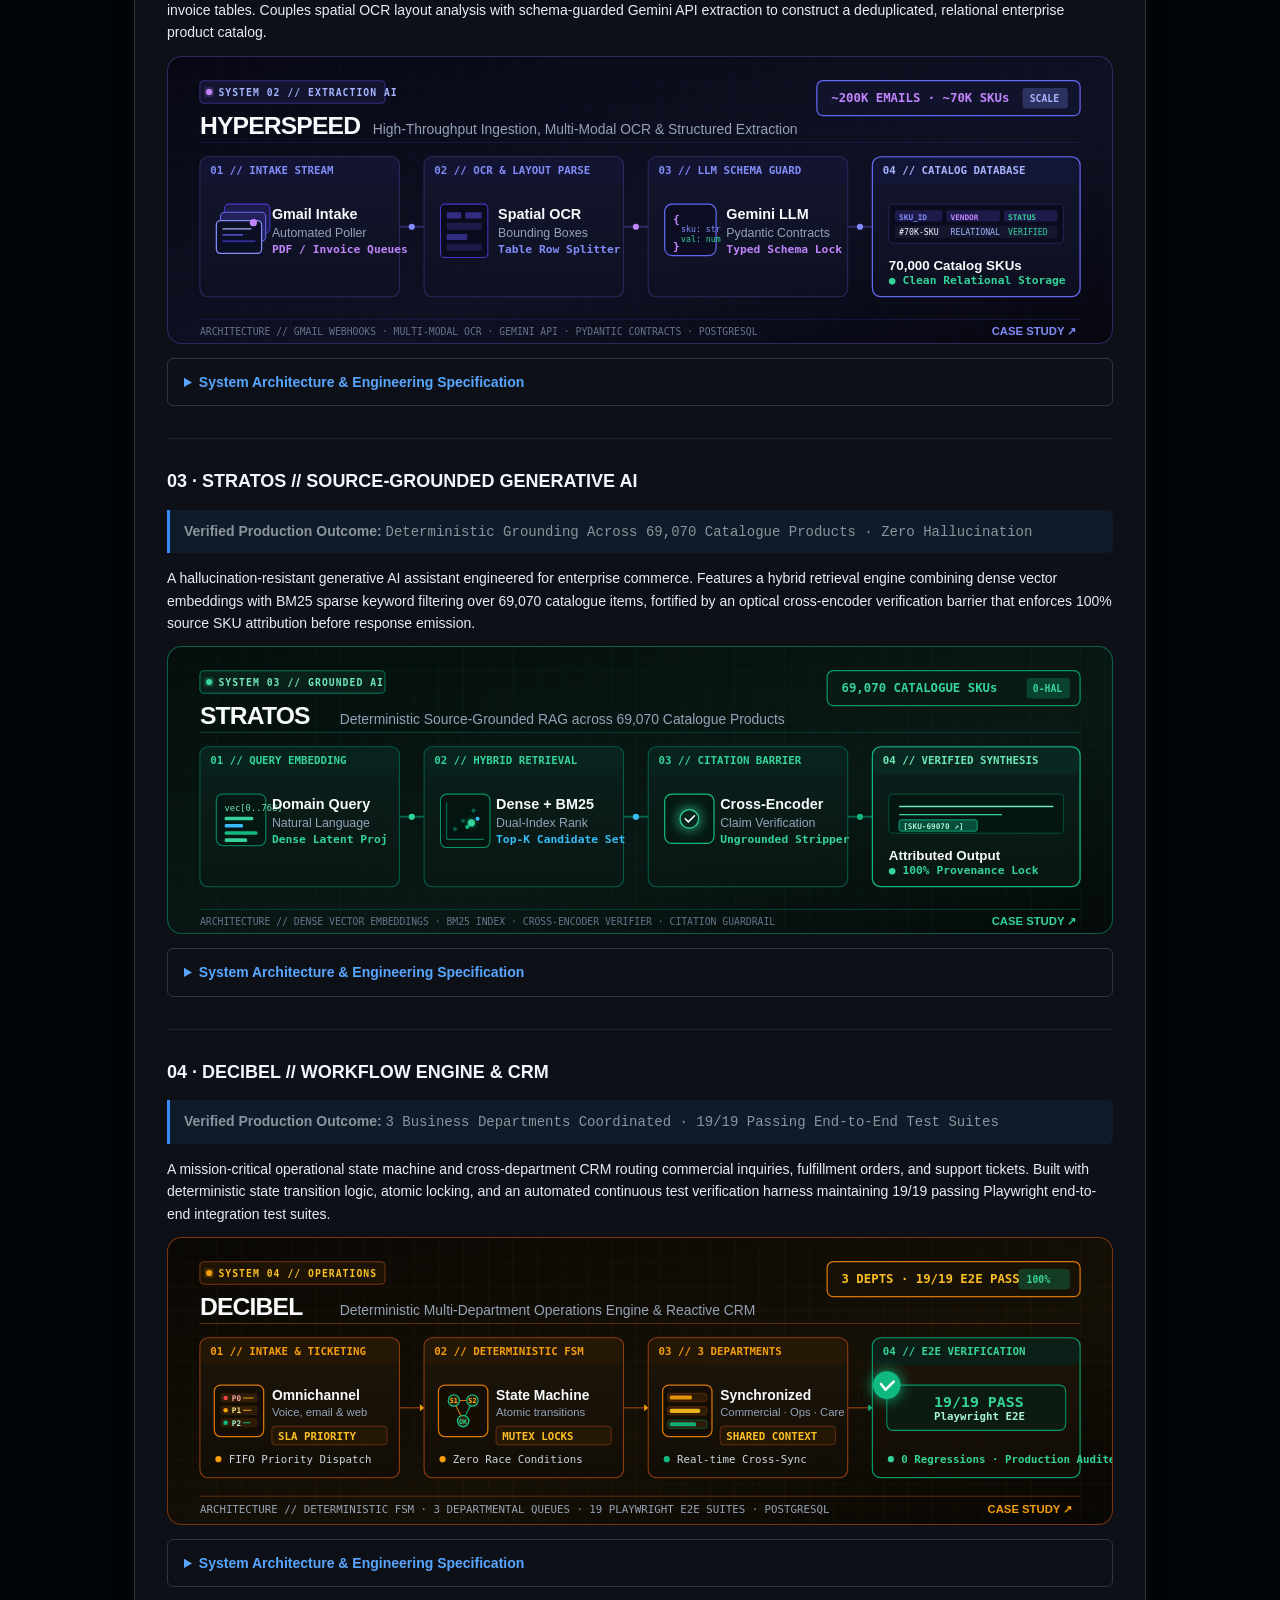
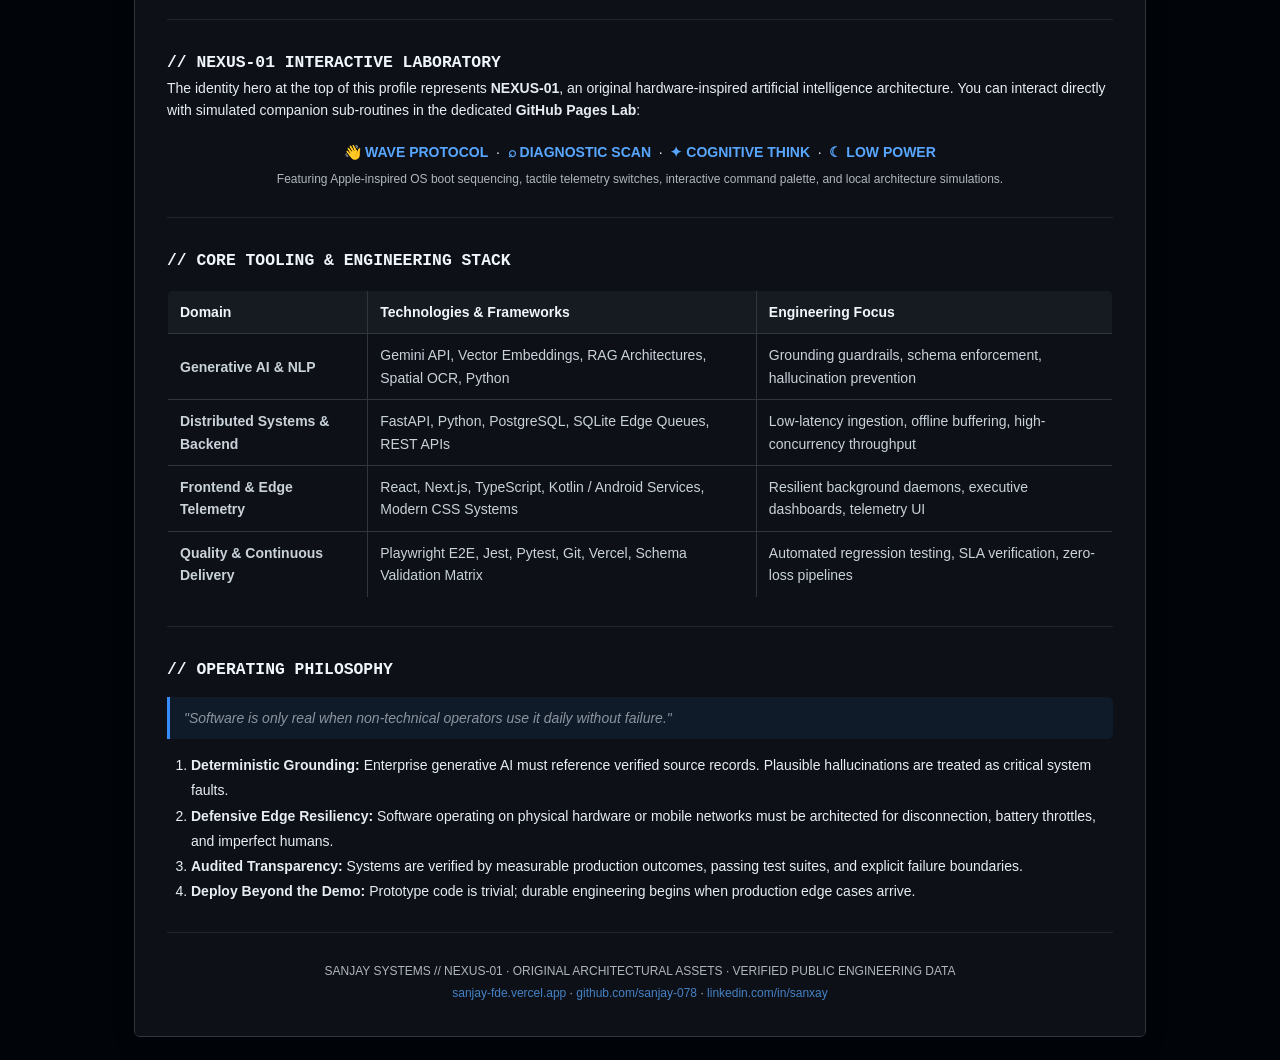
<file: test-readme-preview.html>
﻿<!DOCTYPE html>
<html lang="en" data-theme="dark">
<head>
  <meta charset="UTF-8">
  <meta name="viewport" content="width=device-width, initial-scale=1.0">
  <title>GitHub Profile README Simulator — Sanjay Systems</title>
  <style>
    * { box-sizing: border-box; margin: 0; padding: 0; }

    :root {
      --bg-page: #010409;
      --bg-header: #0d1117;
      --border-header: #30363d;
      --text-header: #e6edf3;
      --accent: #58a6ff;
    }

    body {
      font-family: -apple-system, BlinkMacSystemFont, "Segoe UI", "Noto Sans", Helvetica, Arial, sans-serif;
      background: var(--bg-page);
      color: var(--text-header);
      min-height: 100vh;
      display: flex;
      flex-direction: column;
    }

    /* Simulation Control Toolbar */
    .sim-toolbar {
      position: sticky;
      top: 0;
      z-index: 1000;
      background: var(--bg-header);
      border-bottom: 1px solid var(--border-header);
      padding: 10px 24px;
      display: flex;
      align-items: center;
      justify-content: space-between;
      gap: 16px;
      flex-wrap: wrap;
    }
    .sim-brand {
      display: flex;
      align-items: center;
      gap: 10px;
      font-size: 13px;
      font-weight: 600;
      letter-spacing: 0.5px;
    }
    .sim-badge {
      background: #238636;
      color: #ffffff;
      padding: 2px 7px;
      border-radius: 12px;
      font-size: 10.5px;
      font-weight: 700;
    }
    .sim-controls {
      display: flex;
      align-items: center;
      gap: 12px;
    }
    .btn-group {
      display: inline-flex;
      border: 1px solid var(--border-header);
      border-radius: 6px;
      overflow: hidden;
    }
    .sim-btn {
      background: #21262d;
      color: #c9d1d9;
      border: none;
      padding: 6px 12px;
      font-size: 12px;
      font-weight: 600;
      cursor: pointer;
      transition: all 0.15s ease;
      display: flex;
      align-items: center;
      gap: 6px;
    }
    .sim-btn:hover {
      background: #30363d;
      color: #f0f6fc;
    }
    .sim-btn.active {
      background: #1f6feb;
      color: #ffffff;
    }

    /* GitHub Profile Workspace Mock */
    .gh-stage-outer {
      flex: 1;
      padding: 32px 16px;
      display: flex;
      justify-content: center;
      overflow-x: auto;
      transition: background 0.2s ease;
    }

    .gh-viewport-frame {
      width: 1012px; /* Standard GitHub Repository / Profile Container Width */
      max-width: 100%;
      transition: width 0.3s cubic-bezier(0.16, 1, 0.3, 1);
    }
    .gh-viewport-frame.viewport-mobile {
      width: 375px;
    }
    .gh-viewport-frame.viewport-tablet {
      width: 768px;
    }

    /* GitHub Repository Card Shell */
    .gh-repo-card {
      border-radius: 6px;
      overflow: hidden;
      box-shadow: 0 4px 20px rgba(0,0,0,0.3);
      transition: all 0.2s ease;
    }

    .gh-repo-header {
      padding: 12px 16px;
      display: flex;
      align-items: center;
      justify-content: space-between;
      font-size: 13px;
      font-weight: 600;
      border-bottom: 1px solid;
    }
    .gh-repo-title {
      display: flex;
      align-items: center;
      gap: 8px;
    }
    .gh-readme-label {
      font-size: 12px;
      font-family: ui-monospace, SFMono-Regular, Menlo, monospace;
      opacity: 0.75;
    }

    /* GitHub Markdown Body Implementation (Dark & Light) */
    .markdown-body {
      padding: 32px;
      font-size: 14px;
      line-height: 1.6;
      word-wrap: break-word;
      transition: all 0.2s ease;
    }
    @media (max-width: 600px) {
      .markdown-body {
        padding: 16px;
        font-size: 13.5px;
      }
    }

    /* DARK THEME PRIMER */
    html[data-theme="dark"] .gh-stage-outer {
      background: #010409;
    }
    html[data-theme="dark"] .gh-repo-card {
      background: #0d1117;
      border: 1px solid #30363d;
    }
    html[data-theme="dark"] .gh-repo-header {
      background: #161b22;
      border-color: #30363d;
      color: #e6edf3;
    }
    html[data-theme="dark"] .markdown-body {
      background: #0d1117;
      color: #e6edf3;
    }
    html[data-theme="dark"] .markdown-body h1,
    html[data-theme="dark"] .markdown-body h2,
    html[data-theme="dark"] .markdown-body h3 {
      color: #f0f6fc;
      border-bottom-color: #21262d;
    }
    html[data-theme="dark"] .markdown-body a {
      color: #58a6ff;
      text-decoration: none;
    }
    html[data-theme="dark"] .markdown-body a:hover {
      text-decoration: underline;
    }
    html[data-theme="dark"] .markdown-body hr {
      border: 0;
      border-top: 1px solid #21262d;
      margin: 28px 0;
    }
    html[data-theme="dark"] .markdown-body blockquote {
      border-left: 3px solid #388bfd;
      color: #8b949e;
      background: rgba(56, 139, 253, 0.08);
      padding: 10px 14px;
      border-radius: 0 6px 6px 0;
      margin: 14px 0;
    }
    html[data-theme="dark"] .markdown-body table {
      width: 100%;
      border-collapse: collapse;
      margin: 16px 0;
      border: 1px solid #30363d;
      border-radius: 6px;
      overflow: hidden;
    }
    html[data-theme="dark"] .markdown-body th {
      background: #161b22;
      color: #f0f6fc;
      padding: 10px 12px;
      border: 1px solid #30363d;
      font-weight: 600;
      text-align: left;
    }
    html[data-theme="dark"] .markdown-body td {
      padding: 10px 12px;
      border: 1px solid #30363d;
      color: #c9d1d9;
    }
    html[data-theme="dark"] .markdown-body details {
      border: 1px solid #30363d;
      border-radius: 6px;
      padding: 12px 16px;
      margin: 14px 0;
      background: #0d1117;
    }
    html[data-theme="dark"] .markdown-body summary {
      cursor: pointer;
      color: #58a6ff;
      font-weight: 600;
      outline: none;
    }

    /* LIGHT THEME PRIMER */
    html[data-theme="light"] .gh-stage-outer {
      background: #f6f8fa;
    }
    html[data-theme="light"] .gh-repo-card {
      background: #ffffff;
      border: 1px solid #d0d7de;
    }
    html[data-theme="light"] .gh-repo-header {
      background: #f6f8fa;
      border-color: #d0d7de;
      color: #1f2328;
    }
    html[data-theme="light"] .markdown-body {
      background: #ffffff;
      color: #1f2328;
    }
    html[data-theme="light"] .markdown-body h1,
    html[data-theme="light"] .markdown-body h2,
    html[data-theme="light"] .markdown-body h3 {
      color: #1f2328;
      border-bottom-color: #d8dee4;
    }
    html[data-theme="light"] .markdown-body a {
      color: #0969da;
      text-decoration: none;
    }
    html[data-theme="light"] .markdown-body a:hover {
      text-decoration: underline;
    }
    html[data-theme="light"] .markdown-body hr {
      border: 0;
      border-top: 1px solid #d0d7de;
      margin: 28px 0;
    }
    html[data-theme="light"] .markdown-body blockquote {
      border-left: 3px solid #0969da;
      color: #57606a;
      background: rgba(9, 105, 218, 0.05);
      padding: 10px 14px;
      border-radius: 0 6px 6px 0;
      margin: 14px 0;
    }
    html[data-theme="light"] .markdown-body table {
      width: 100%;
      border-collapse: collapse;
      margin: 16px 0;
      border: 1px solid #d0d7de;
      border-radius: 6px;
      overflow: hidden;
    }
    html[data-theme="light"] .markdown-body th {
      background: #f6f8fa;
      color: #1f2328;
      padding: 10px 12px;
      border: 1px solid #d0d7de;
      font-weight: 600;
      text-align: left;
    }
    html[data-theme="light"] .markdown-body td {
      padding: 10px 12px;
      border: 1px solid #d0d7de;
      color: #24292f;
    }
    html[data-theme="light"] .markdown-body details {
      border: 1px solid #d0d7de;
      border-radius: 6px;
      padding: 12px 16px;
      margin: 14px 0;
      background: #ffffff;
    }
    html[data-theme="light"] .markdown-body summary {
      cursor: pointer;
      color: #0969da;
      font-weight: 600;
      outline: none;
    }

    /* Picture / Image Rules */
    .markdown-body img {
      max-width: 100%;
      height: auto;
      border-radius: 6px;
      display: block;
    }

    /* Theme-aware picture simulation: in simulator, toggle pictures according to data-theme */
    html[data-theme="dark"] picture source[media*="prefers-color-scheme: light"] {
      display: none;
    }
    html[data-theme="light"] picture source[media*="prefers-color-scheme: dark"] {
      display: none;
    }
  </style>
</head>
<body>

  <!-- SIMULATOR CONTROL BAR -->
  <header class="sim-toolbar">
    <div class="sim-brand">
      <svg width="20" height="20" viewBox="0 0 16 16" fill="currentColor">
        <path d="M8 0c4.42 0 8 3.58 8 8a8.01 8.01 0 0 1-5.45 7.59c-.4.08-.55-.17-.55-.38 0-.27.01-1.13.01-2.2 0-.75-.25-1.23-.54-1.48 1.78-.2 3.65-.88 3.65-3.95 0-.88-.31-1.59-.82-2.15.08-.2.36-1.02-.08-2.12 0 0-.67-.22-2.2.82-.64-.18-1.32-.27-2-.27s-1.36.09-2 .27c-1.53-1.03-2.2-.82-2.2-.82-.44 1.1-.16 1.92-.08 2.12-.51.56-.82 1.28-.82 2.15 0 3.06 1.86 3.75 3.64 3.95-.23.2-.44.55-.51 1.07-.46.21-1.61.55-2.33-.66-.15-.24-.6-.83-1.23-.82-.67.01-.27.38.01.53.34.19.73.9.82 1.13.16.45.68 1.31 2.69.94 0 .67.01 1.3.01 1.49 0 .21-.15.45-.55.38A7.995 7.995 0 0 1 0 8c0-4.42 3.58-8 8-8Z"/>
      </svg>
      <span>sanjay-078 / <b>sanjay-078</b></span>
      <span class="sim-badge">Special Repository</span>
    </div>

    <div class="sim-controls">
      <!-- Theme Switcher -->
      <div class="btn-group">
        <button type="button" class="sim-btn active" id="btn-theme-dark" onclick="setTheme('dark')">
          🌙 Dark Theme
        </button>
        <button type="button" class="sim-btn" id="btn-theme-light" onclick="setTheme('light')">
          ☀️ Light Theme
        </button>
      </div>

      <!-- Viewport Switcher -->
      <div class="btn-group">
        <button type="button" class="sim-btn active" id="btn-vp-desktop" onclick="setViewport('desktop')">
          🖥️ Desktop (1012px)
        </button>
        <button type="button" class="sim-btn" id="btn-vp-tablet" onclick="setViewport('tablet')">
          📱 Tablet (768px)
        </button>
        <button type="button" class="sim-btn" id="btn-vp-mobile" onclick="setViewport('mobile')">
          📲 Mobile (375px)
        </button>
      </div>
    </div>
  </header>

  <!-- GITHUB REPOSITORY PROFILE WORKSPACE -->
  <main class="gh-stage-outer">
    <div id="gh-frame" class="gh-viewport-frame">
      <div class="gh-repo-card">

        <!-- Header Bar simulating GitHub's README block header -->
        <div class="gh-repo-header">
          <div class="gh-repo-title">
            <svg width="16" height="16" viewBox="0 0 16 16" fill="currentColor" opacity="0.7">
              <path d="M2 1.75C2 .784 2.784 0 3.75 0h6.586c.464 0 .909.184 1.237.513l2.914 2.914c.329.328.513.773.513 1.237v9.586A1.75 1.75 0 0 1 13.25 16h-9.5A1.75 1.75 0 0 1 2 14.25Zm1.75-.25a.25.25 0 0 0-.25.25v12.5c0 .138.112.25.25.25h9.5a.25.25 0 0 0 .25-.25V6h-2.75A1.75 1.75 0 0 1 9 4.25V1.5Zm6.75.062V4.25c0 .138.112.25.25.25h2.688Z"/>
            </svg>
            <span>sanjay-078 / <b>README.md</b></span>
          </div>
          <span class="gh-readme-label">PROFILE RENDERING ENGINE</span>
        </div>

        <!-- Rendered README Content -->
        <article class="markdown-body" id="readme-article">

          <div align="center">
            <a href="https://sanjay-078.github.io/sanjay-078/" title="Launch Sanjay Systems — NEXUS-01 Interactive OS">
              <picture>
                <source media="(prefers-color-scheme: dark)" srcset="./assets/nexus-hero-dark.svg">
                <source media="(prefers-color-scheme: light)" srcset="./assets/nexus-hero-light.svg">
                <img id="img-hero" alt="Sanjay Systems — NEXUS-01 Flagship Intelligence Core" src="./assets/nexus-hero-dark.svg" width="100%">
              </picture>
            </a>

            <p style="margin: 14px 0; font-size: 14.5px; line-height: 1.6;">
              <b>Forward Deployed Systems &amp; Generative AI Engineer</b> · <i>Shipping intelligent architectures that survive enterprise reality.</i><br />
              <br />
              <a href="https://sanjay-078.github.io/sanjay-078/"><b>⚡ LAUNCH NEXUS-01 LAB</b></a> &nbsp;·&nbsp;
              <a href="https://sanjay-fde.vercel.app"><b>PORTFOLIO ↗</b></a> &nbsp;·&nbsp;
              <a href="https://www.linkedin.com/in/sanxay/"><b>LINKEDIN ↗</b></a> &nbsp;·&nbsp;
              <a href="mailto:sksubbusanjayai@gmail.com"><b>EMAIL ↗</b></a>
            </p>
          </div>

          <hr>

          <h3><code>// PERSPECTIVE</code></h3>
          <p style="font-size: 14.5px; line-height: 1.65;">
            Frontier generative models only generate durable enterprise value when grounded in deterministic architecture, resilient data pipelines, and audited failure boundaries. As a Forward Deployed Engineer, I specialize in bridging prototype intelligence with operational reality—engineering edge telemetry, high-throughput extraction pipelines, and citation-enforced generative AI that business teams rely upon daily.
          </p>

          <hr>

          <h3><code>// FLAGSHIP ARCHITECTURES</code></h3>
          <p style="margin-bottom: 20px; opacity: 0.85;">
            Four production-grade systems engineered for tangible operational challenges, verified by audited metrics and live deployments.
          </p>

          <!-- 01 · FIREBLADE -->
          <div style="margin-bottom: 32px;">
            <h3 style="margin-top: 0; border: none; font-size: 18px; font-weight: 700;">
              01 · FIREBLADE // MOBILE-TO-CLOUD TELEMETRY
            </h3>
            <blockquote>
              <b>Verified Production Outcome:</b> <code>20 Employee Phones Deployed in Daily Enterprise Operations · Zero Event Loss</code>
            </blockquote>
            <p style="margin: 12px 0;">
              An edge-to-cloud telephony intelligence pipeline capturing high-frequency call telemetry across mobile fleets. Designed with an offline-first SQLite ring buffer to guarantee zero event loss during spotty field connectivity, streaming securely into a hardened FastAPI gateway and real-time operations dashboard.
            </p>
            <div align="center">
              <a href="https://sanjay-fde.vercel.app/work/fireblade" title="Inspect FIREBLADE Case Study">
                <picture>
                  <source media="(prefers-color-scheme: dark)" srcset="./assets/fireblade-dark.svg">
                  <source media="(prefers-color-scheme: light)" srcset="./assets/fireblade-light.svg">
                  <img id="img-fb" alt="FIREBLADE — Mobile-to-Cloud Telephony Telemetry Architecture" src="./assets/fireblade-dark.svg" width="100%">
                </picture>
              </a>
            </div>
            <details>
              <summary><b>System Architecture &amp; Engineering Specification</b></summary>
              <div style="margin-top: 12px;">
                <table>
                  <thead>
                    <tr><th>Layer</th><th>Implementation &amp; Protocols</th></tr>
                  </thead>
                  <tbody>
                    <tr><td><b>Mobile Edge Daemon</b></td><td>Kotlin background service running Android telephony state listeners, capturing call state transitions, audio metadata, and network quality indicators.</td></tr>
                    <tr><td><b>Resilient Edge Queue</b></td><td>Local SQLite ring buffer with exponential backoff retry policies, ensuring zero telemetry loss during connectivity drops.</td></tr>
                    <tr><td><b>Ingestion Gateway</b></td><td>FastAPI reverse-proxy endpoint enforcing TLS 1.3, HMAC request signatures, and per-device rate limiting.</td></tr>
                    <tr><td><b>Analytics Engine</b></td><td>Automated event normalization and Postgres aggregation, feeding executive duration histograms and sentiment metrics.</td></tr>
                  </tbody>
                </table>
                <p><b>Key Engineering Challenges Overcome:</b></p>
                <ul style="padding-left: 20px; margin-bottom: 12px;">
                  <li>Circumventing Android Doze mode and manufacturer background execution limits without compromising device battery life.</li>
                  <li>Handling out-of-order event delivery caused by asynchronous cellular reconnects through sequence monotonic timestamping.</li>
                </ul>
                <p><a href="https://sanjay-fde.vercel.app/work/fireblade"><b>Read Full FIREBLADE Engineering Case Study ↗</b></a></p>
              </div>
            </details>
          </div>

          <hr>

          <!-- 02 · HYPERSPEED -->
          <div style="margin-bottom: 32px;">
            <h3 style="margin-top: 0; border: none; font-size: 18px; font-weight: 700;">
              02 · HYPERSPEED // EXTRACTION AUTOMATION
            </h3>
            <blockquote>
              <b>Verified Production Outcome:</b> <code>~200,000 Supplier Emails Processed · ~70,000 Catalog SKUs Extracted</code>
            </blockquote>
            <p style="margin: 12px 0;">
              An automated document intelligence pipeline ingesting high-volume unstructured supplier communications, multi-page PDF catalogs, and non-standard invoice tables. Couples spatial OCR layout analysis with schema-guarded Gemini API extraction to construct a deduplicated, relational enterprise product catalog.
            </p>
            <div align="center">
              <a href="https://sanjay-fde.vercel.app/work/hyperspeed" title="Inspect HYPERSPEED Case Study">
                <picture>
                  <source media="(prefers-color-scheme: dark)" srcset="./assets/hyperspeed-dark.svg">
                  <source media="(prefers-color-scheme: light)" srcset="./assets/hyperspeed-light.svg">
                  <img id="img-hs" alt="HYPERSPEED — High-Throughput Extraction Pipeline Architecture" src="./assets/hyperspeed-dark.svg" width="100%">
                </picture>
              </a>
            </div>
            <details>
              <summary><b>System Architecture &amp; Engineering Specification</b></summary>
              <div style="margin-top: 12px;">
                <table>
                  <thead>
                    <tr><th>Layer</th><th>Implementation &amp; Protocols</th></tr>
                  </thead>
                  <tbody>
                    <tr><td><b>Multi-Stream Intake</b></td><td>Automated Gmail API webhook poller and multi-threaded attachment ingestor handling MIME types, raw text, and nested PDFs.</td></tr>
                    <tr><td><b>Layout Decomposition</b></td><td>Multi-modal OCR bounding-box segmenter detecting complex invoice tables, multi-column price lists, and irregular scan orientations.</td></tr>
                    <tr><td><b>LLM Schema Enforcement</b></td><td>Gemini API prompted with strict Pydantic data contracts, few-shot schema validation, and self-consistency extraction chains.</td></tr>
                    <tr><td><b>Relational Catalog</b></td><td>Automated deduplication and entity resolution matrix storing clean normalized product records into PostgreSQL.</td></tr>
                  </tbody>
                </table>
                <p><b>Key Engineering Challenges Overcome:</b></p>
                <ul style="padding-left: 20px; margin-bottom: 12px;">
                  <li>Parsing heavily distorted table structures from low-resolution PDF scans where traditional tabular regex parsers fail.</li>
                  <li>Eliminating LLM schema drift and non-deterministic formatting through programmatic runtime type validation and automatic retry prompting.</li>
                </ul>
                <p><a href="https://sanjay-fde.vercel.app/work/hyperspeed"><b>Read Full HYPERSPEED Engineering Case Study ↗</b></a></p>
              </div>
            </details>
          </div>

          <hr>

          <!-- 03 · STRATOS -->
          <div style="margin-bottom: 32px;">
            <h3 style="margin-top: 0; border: none; font-size: 18px; font-weight: 700;">
              03 · STRATOS // SOURCE-GROUNDED GENERATIVE AI
            </h3>
            <blockquote>
              <b>Verified Production Outcome:</b> <code>Deterministic Grounding Across 69,070 Catalogue Products · Zero Hallucination</code>
            </blockquote>
            <p style="margin: 12px 0;">
              A hallucination-resistant generative AI assistant engineered for enterprise commerce. Features a hybrid retrieval engine combining dense vector embeddings with BM25 sparse keyword filtering over 69,070 catalogue items, fortified by an optical cross-encoder verification barrier that enforces 100% source SKU attribution before response emission.
            </p>
            <div align="center">
              <a href="https://sanjay-fde.vercel.app/work/stratos" title="Inspect STRATOS Case Study">
                <picture>
                  <source media="(prefers-color-scheme: dark)" srcset="./assets/stratos-dark.svg">
                  <source media="(prefers-color-scheme: light)" srcset="./assets/stratos-light.svg">
                  <img id="img-st" alt="STRATOS — Source-Grounded Generative AI Architecture" src="./assets/stratos-dark.svg" width="100%">
                </picture>
              </a>
            </div>
            <details>
              <summary><b>System Architecture &amp; Engineering Specification</b></summary>
              <div style="margin-top: 12px;">
                <table>
                  <thead>
                    <tr><th>Layer</th><th>Implementation &amp; Protocols</th></tr>
                  </thead>
                  <tbody>
                    <tr><td><b>Query Intent Encoder</b></td><td>Dense vector projection translating technical domain queries into normalized 768-dimensional latent representations.</td></tr>
                    <tr><td><b>Dual-Index Retrieval</b></td><td>Hybrid search architecture pairing cosine vector similarity with BM25 sparse keyword indexing over 69,070 catalog items.</td></tr>
                    <tr><td><b>Grounding Cross-Encoder</b></td><td>Strict attribution barrier comparing candidate output tokens against retrieved source chunks; ungrounded assertions are stripped.</td></tr>
                    <tr><td><b>Attributed Synthesis</b></td><td>Generative synthesis emitting structured Markdown responses with cryptographic SKU provenance links and confidence scoring.</td></tr>
                  </tbody>
                </table>
                <p><b>Key Engineering Challenges Overcome:</b></p>
                <ul style="padding-left: 20px; margin-bottom: 12px;">
                  <li>Eliminating plausible synthetic hallucinations in technical product specifications where incorrect dimensions or ratings carry commercial liability.</li>
                  <li>Achieving sub-180ms P99 retrieval latency over dense high-dimensional index spaces using quantized vector clustering.</li>
                </ul>
                <p><a href="https://sanjay-fde.vercel.app/work/stratos"><b>Read Full STRATOS Engineering Case Study ↗</b></a></p>
              </div>
            </details>
          </div>

          <hr>

          <!-- 04 · DECIBEL -->
          <div style="margin-bottom: 32px;">
            <h3 style="margin-top: 0; border: none; font-size: 18px; font-weight: 700;">
              04 · DECIBEL // WORKFLOW ENGINE &amp; CRM
            </h3>
            <blockquote>
              <b>Verified Production Outcome:</b> <code>3 Business Departments Coordinated · 19/19 Passing End-to-End Test Suites</code>
            </blockquote>
            <p style="margin: 12px 0;">
              A mission-critical operational state machine and cross-department CRM routing commercial inquiries, fulfillment orders, and support tickets. Built with deterministic state transition logic, atomic locking, and an automated continuous test verification harness maintaining 19/19 passing Playwright end-to-end integration test suites.
            </p>
            <div align="center">
              <a href="https://sanjay-fde.vercel.app/work/decibel" title="Inspect DECIBEL Case Study">
                <picture>
                  <source media="(prefers-color-scheme: dark)" srcset="./assets/decibel-dark.svg">
                  <source media="(prefers-color-scheme: light)" srcset="./assets/decibel-light.svg">
                  <img id="img-db" alt="DECIBEL — Operations Engine &amp; CRM Architecture" src="./assets/decibel-dark.svg" width="100%">
                </picture>
              </a>
            </div>
            <details>
              <summary><b>System Architecture &amp; Engineering Specification</b></summary>
              <div style="margin-top: 12px;">
                <table>
                  <thead>
                    <tr><th>Layer</th><th>Implementation &amp; Protocols</th></tr>
                  </thead>
                  <tbody>
                    <tr><td><b>Intake Queue &amp; SLA</b></td><td>Omni-channel enquiry intake with automated tier-based priority scoring and countdown timers.</td></tr>
                    <tr><td><b>Finite State Machine</b></td><td>Deterministic directed acyclic graph (DAG) governing inquiry lifecycle transitions with atomic concurrency locks.</td></tr>
                    <tr><td><b>Departmental Queues</b></td><td>3 synchronized operational work streams: Commercial Sales Desk, Logistics Fulfillment, and Support Escalation.</td></tr>
                    <tr><td><b>Automated Verification</b></td><td>Continuous integration test suite executing 19 comprehensive Playwright and Jest end-to-end user journey checks.</td></tr>
                  </tbody>
                </table>
                <p><b>Key Engineering Challenges Overcome:</b></p>
                <ul style="padding-left: 20px; margin-bottom: 12px;">
                  <li>Preventing race conditions and orphaned workflow tickets when multiple department agents concurrently access shared order states.</li>
                  <li>Providing full auditability and SLA compliance reporting across disparate legacy enterprise communication channels.</li>
                </ul>
                <p><a href="https://sanjay-fde.vercel.app/work/decibel"><b>Read Full DECIBEL Engineering Case Study ↗</b></a></p>
              </div>
            </details>
          </div>

          <hr>

          <!-- NEXUS-01 LAB -->
          <h3><code>// NEXUS-01 INTERACTIVE LABORATORY</code></h3>
          <p>
            The identity hero at the top of this profile represents <b>NEXUS-01</b>, an original hardware-inspired artificial intelligence architecture. You can interact directly with simulated companion sub-routines in the dedicated <b>GitHub Pages Lab</b>:
          </p>

          <div align="center" style="margin: 20px 0;">
            <p>
              <a href="https://sanjay-078.github.io/sanjay-078/?mode=wave"><b>👋 WAVE PROTOCOL</b></a> &nbsp;·&nbsp;
              <a href="https://sanjay-078.github.io/sanjay-078/?mode=scan"><b>⌕ DIAGNOSTIC SCAN</b></a> &nbsp;·&nbsp;
              <a href="https://sanjay-078.github.io/sanjay-078/?mode=think"><b>✦ COGNITIVE THINK</b></a> &nbsp;·&nbsp;
              <a href="https://sanjay-078.github.io/sanjay-078/?mode=sleep"><b>☾ LOW POWER</b></a>
            </p>
            <p style="font-size: 12px; opacity: 0.75; margin-top: 6px;">
              Featuring Apple-inspired OS boot sequencing, tactile telemetry switches, interactive command palette, and local architecture simulations.
            </p>
          </div>

          <hr>

          <!-- CORE TOOLING -->
          <h3><code>// CORE TOOLING &amp; ENGINEERING STACK</code></h3>
          <div align="center">
            <table>
              <thead>
                <tr><th>Domain</th><th>Technologies &amp; Frameworks</th><th>Engineering Focus</th></tr>
              </thead>
              <tbody>
                <tr><td><b>Generative AI &amp; NLP</b></td><td>Gemini API, Vector Embeddings, RAG Architectures, Spatial OCR, Python</td><td>Grounding guardrails, schema enforcement, hallucination prevention</td></tr>
                <tr><td><b>Distributed Systems &amp; Backend</b></td><td>FastAPI, Python, PostgreSQL, SQLite Edge Queues, REST APIs</td><td>Low-latency ingestion, offline buffering, high-concurrency throughput</td></tr>
                <tr><td><b>Frontend &amp; Edge Telemetry</b></td><td>React, Next.js, TypeScript, Kotlin / Android Services, Modern CSS Systems</td><td>Resilient background daemons, executive dashboards, telemetry UI</td></tr>
                <tr><td><b>Quality &amp; Continuous Delivery</b></td><td>Playwright E2E, Jest, Pytest, Git, Vercel, Schema Validation Matrix</td><td>Automated regression testing, SLA verification, zero-loss pipelines</td></tr>
              </tbody>
            </table>
          </div>

          <hr>

          <!-- PHILOSOPHY -->
          <h3><code>// OPERATING PHILOSOPHY</code></h3>
          <blockquote>
            <em>"Software is only real when non-technical operators use it daily without failure."</em>
          </blockquote>
          <ol style="padding-left: 24px; line-height: 1.8;">
            <li><b>Deterministic Grounding:</b> Enterprise generative AI must reference verified source records. Plausible hallucinations are treated as critical system faults.</li>
            <li><b>Defensive Edge Resiliency:</b> Software operating on physical hardware or mobile networks must be architected for disconnection, battery throttles, and imperfect humans.</li>
            <li><b>Audited Transparency:</b> Systems are verified by measurable production outcomes, passing test suites, and explicit failure boundaries.</li>
            <li><b>Deploy Beyond the Demo:</b> Prototype code is trivial; durable engineering begins when production edge cases arrive.</li>
          </ol>

          <hr>

          <div align="center" style="font-size: 12px; opacity: 0.75; line-height: 1.8;">
            <span>SANJAY SYSTEMS // NEXUS-01 · ORIGINAL ARCHITECTURAL ASSETS · VERIFIED PUBLIC ENGINEERING DATA</span><br>
            <span>
              <a href="https://sanjay-fde.vercel.app">sanjay-fde.vercel.app</a> ·
              <a href="https://github.com/sanjay-078">github.com/sanjay-078</a> ·
              <a href="https://www.linkedin.com/in/sanxay/">linkedin.com/in/sanxay</a>
            </span>
          </div>

        </article>
      </div>
    </div>
  </main>

  <script>
    function setTheme(theme) {
      document.documentElement.setAttribute('data-theme', theme);
      var btnDark = document.getElementById('btn-theme-dark');
      var btnLight = document.getElementById('btn-theme-light');
      if (btnDark) btnDark.classList.toggle('active', theme === 'dark');
      if (btnLight) btnLight.classList.toggle('active', theme === 'light');

      // Update picture sources to force exact theme rendering in simulator
      document.querySelectorAll('picture').forEach(function(pic) {
        var darkSrc = pic.querySelector('source[srcset*="-dark"]');
        var lightSrc = pic.querySelector('source[srcset*="-light"]');
        var img = pic.querySelector('img');
        if (theme === 'dark') {
          if (darkSrc) darkSrc.media = '(min-width: 0px)';
          if (lightSrc) lightSrc.media = '(max-width: 0px)';
          if (darkSrc && img) img.src = darkSrc.getAttribute('srcset');
        } else {
          if (lightSrc) lightSrc.media = '(min-width: 0px)';
          if (darkSrc) darkSrc.media = '(max-width: 0px)';
          if (lightSrc && img) img.src = lightSrc.getAttribute('srcset');
        }
      });
    }

    function setViewport(mode) {
      var frame = document.getElementById('gh-frame');
      frame.className = 'gh-viewport-frame' + (mode === 'desktop' ? '' : ' viewport-' + mode);
      var btnD = document.getElementById('btn-vp-desktop');
      var btnT = document.getElementById('btn-vp-tablet');
      var btnM = document.getElementById('btn-vp-mobile');
      if (btnD) btnD.classList.toggle('active', mode === 'desktop');
      if (btnT) btnT.classList.toggle('active', mode === 'tablet');
      if (btnM) btnM.classList.toggle('active', mode === 'mobile');
    }

    // Auto-detect URL query params
    window.addEventListener('DOMContentLoaded', function() {
      var params = new URLSearchParams(window.location.search);
      var theme = params.get('theme') || 'dark';
      var viewport = params.get('viewport') || 'desktop';
      setTheme(theme);
      setViewport(viewport);
    });
  </script>
</body>
</html>
</file>
<file: docs/style.css>
﻿/* ==========================================================================
   SANJAY SYSTEMS V2 — APPLE-INSPIRED FUTURISTIC OPERATING SYSTEM
   Design System, Motion Choreography, & Dual-Theme Architecture
   ========================================================================== */

/* --------------------------------------------------------------------------
   1. DESIGN TOKENS & DUAL-THEME VARIABLES
   -------------------------------------------------------------------------- */
:root {
  --font-sans: -apple-system, BlinkMacSystemFont, "SF Pro Display", "SF Pro Text", "Segoe UI", Inter, Roboto, sans-serif;
  --font-mono: ui-monospace, "SF Mono", Menlo, Monaco, Consolas, monospace;
  --max-width: 1360px;
  --radius-sm: 8px;
  --radius-md: 14px;
  --radius-lg: 20px;
  --radius-xl: 28px;
  --radius-pill: 9999px;
  --transition-fast: 0.18s cubic-bezier(0.16, 1, 0.3, 1);
  --transition-normal: 0.28s cubic-bezier(0.16, 1, 0.3, 1);
  --transition-slow: 0.45s cubic-bezier(0.16, 1, 0.3, 1);
}

/* Dark Theme (Default) */
:root[data-theme="dark"] {
  --bg-base: #080B11;
  --bg-subtle: #0D121B;
  --bg-surface: #111723;
  --bg-surface-elevated: #161F2E;
  --bg-card: #0F1622;
  --bg-card-hover: #151E2D;
  --border-subtle: #1E293B;
  --border-card: rgba(255, 255, 255, 0.08);
  --border-highlight: #334155;
  --text-primary: #F8FAFC;
  --text-secondary: #94A3B8;
  --text-muted: #64748B;
  --accent: #38BDF8;
  --accent-rgb: 56, 189, 248;
  --accent-hover: #7DD3FC;
  --accent-cyan: #2DD4BF;
  --accent-emerald: #34D399;
  --accent-indigo: #818CF8;
  --accent-amber: #F59E0B;
  --glass-bg: rgba(13, 18, 27, 0.78);
  --glass-border: rgba(255, 255, 255, 0.1);
  --shadow-card: 0 16px 36px -8px rgba(0, 0, 0, 0.6);
  --shadow-glow: 0 0 28px rgba(56, 189, 248, 0.25);
  --grid-line-color: rgba(30, 41, 59, 0.45);
}

/* Light Theme (Apple Studio Silver Edition) */
:root[data-theme="light"] {
  --bg-base: #F8FAFC;
  --bg-subtle: #F1F5F9;
  --bg-surface: #FFFFFF;
  --bg-surface-elevated: #F8FAFC;
  --bg-card: #FFFFFF;
  --bg-card-hover: #F8FAFC;
  --border-subtle: #E2E8F0;
  --border-card: rgba(15, 23, 42, 0.08);
  --border-highlight: #CBD5E1;
  --text-primary: #0F172A;
  --text-secondary: #475569;
  --text-muted: #64748B;
  --accent: #0284C7;
  --accent-rgb: 2, 132, 199;
  --accent-hover: #0369A1;
  --accent-cyan: #0D9488;
  --accent-emerald: #059669;
  --accent-indigo: #6366F1;
  --accent-amber: #D97706;
  --glass-bg: rgba(255, 255, 255, 0.82);
  --glass-border: rgba(15, 23, 42, 0.08);
  --shadow-card: 0 12px 32px -4px rgba(15, 23, 42, 0.06);
  --shadow-glow: 0 0 24px rgba(2, 132, 199, 0.15);
  --grid-line-color: rgba(226, 232, 240, 0.85);
}

/* --------------------------------------------------------------------------
   2. RESET & BASE ELEMENTS
   -------------------------------------------------------------------------- */
*, *::before, *::after {
  box-sizing: border-box;
  margin: 0;
  padding: 0;
}

html {
  scroll-behavior: smooth;
  -webkit-text-size-adjust: 100%;
}

body {
  background-color: var(--bg-base);
  color: var(--text-primary);
  font-family: var(--font-sans);
  line-height: 1.5;
  -webkit-font-smoothing: antialiased;
  -moz-osx-font-smoothing: grayscale;
  overflow-x: hidden;
  transition: background-color var(--transition-normal), color var(--transition-normal);
}

a {
  color: inherit;
  text-decoration: none;
}

button {
  font-family: inherit;
  border: none;
  background: none;
  cursor: pointer;
  color: inherit;
}

input {
  font-family: inherit;
}

:focus-visible {
  outline: 2px solid var(--accent);
  outline-offset: 3px;
}

::selection {
  background: var(--accent);
  color: #FFFFFF;
}

.visually-hidden {
  position: absolute;
  width: 1px;
  height: 1px;
  padding: 0;
  margin: -1px;
  overflow: hidden;
  clip: rect(0, 0, 0, 0);
  white-space: nowrap;
  border: 0;
}

.skip-link {
  position: absolute;
  top: 12px;
  left: -999px;
  z-index: 9999;
  padding: 10px 18px;
  background: var(--accent);
  color: #FFFFFF;
  font-weight: 600;
  border-radius: var(--radius-sm);
}

.skip-link:focus {
  left: 16px;
}

.mono-tag {
  font-family: var(--font-mono);
  font-size: 11px;
  font-weight: 700;
  letter-spacing: 1.5px;
  color: var(--accent);
  text-transform: uppercase;
}

/* --------------------------------------------------------------------------
   3. SIGNATURE OPERATING-SYSTEM BOOT-UP OVERLAY
   -------------------------------------------------------------------------- */
.boot-overlay {
  position: fixed;
  inset: 0;
  z-index: 9000;
  display: flex;
  align-items: center;
  justify-content: center;
  background: var(--bg-base);
  backdrop-filter: blur(28px);
  -webkit-backdrop-filter: blur(28px);
  opacity: 1;
  visibility: visible;
  transition: opacity 0.5s cubic-bezier(0.16, 1, 0.3, 1), visibility 0.5s;
}

.boot-overlay.boot-completed {
  opacity: 0;
  visibility: hidden;
  pointer-events: none;
}

.boot-container {
  width: min(90%, 640px);
  display: flex;
  flex-direction: column;
  align-items: center;
  text-align: center;
  position: relative;
}

.boot-brand {
  margin-bottom: 28px;
  opacity: 0;
  transform: translateY(12px) scale(0.96);
  animation: bootFadeUp 0.6s cubic-bezier(0.16, 1, 0.3, 1) 0.1s forwards;
}

.boot-monogram {
  display: inline-flex;
  margin-bottom: 14px;
  color: var(--accent);
}

.boot-title {
  font-size: 22px;
  font-weight: 700;
  letter-spacing: 2px;
  color: var(--text-primary);
}

.boot-subtitle {
  font-family: var(--font-mono);
  font-size: 10.5px;
  letter-spacing: 1.2px;
  color: var(--text-muted);
  margin-top: 4px;
}

.boot-signal-wrap {
  width: 100%;
  max-width: 440px;
  height: 2px;
  background: var(--border-subtle);
  border-radius: var(--radius-pill);
  margin: 18px 0 24px;
  overflow: hidden;
  position: relative;
}

.boot-signal-line {
  position: absolute;
  top: 0;
  left: 0;
  height: 100%;
  width: 0%;
  background: linear-gradient(90deg, transparent, var(--accent), var(--accent-cyan));
  box-shadow: 0 0 12px var(--accent);
  transition: width 0.7s cubic-bezier(0.16, 1, 0.3, 1);
}

.boot-modules {
  display: flex;
  gap: 12px;
  margin-bottom: 28px;
  flex-wrap: wrap;
  justify-content: center;
}

.boot-module {
  display: flex;
  align-items: center;
  gap: 8px;
  padding: 6px 14px;
  background: var(--bg-surface);
  border: 1px solid var(--border-subtle);
  border-radius: var(--radius-pill);
  font-family: var(--font-mono);
  font-size: 10px;
  letter-spacing: 0.8px;
  opacity: 0.4;
  transform: translateY(6px);
  transition: all 0.3s ease;
}

.boot-module.active {
  opacity: 1;
  transform: translateY(0);
  border-color: var(--accent);
  box-shadow: 0 0 14px rgba(var(--accent-rgb), 0.2);
}

.boot-mod-dot {
  width: 6px;
  height: 6px;
  border-radius: 50%;
  background: var(--text-muted);
  transition: background-color 0.3s;
}

.boot-module.active .boot-mod-dot {
  background: var(--accent-cyan);
  box-shadow: 0 0 8px var(--accent-cyan);
}

.boot-mod-name {
  color: var(--text-secondary);
  font-weight: 600;
}

.boot-mod-status {
  color: var(--text-muted);
}

.boot-module.active .boot-mod-status {
  color: var(--accent);
  font-weight: 700;
}

.boot-identity {
  opacity: 0;
  transform: translateY(12px);
  transition: all 0.5s cubic-bezier(0.16, 1, 0.3, 1);
}

.boot-identity.visible {
  opacity: 1;
  transform: translateY(0);
}

.boot-name {
  font-size: 32px;
  font-weight: 700;
  letter-spacing: -0.8px;
  color: var(--text-primary);
}

.boot-role {
  font-size: 15px;
  font-weight: 500;
  color: var(--accent);
  margin-top: 4px;
}

.boot-role .sep {
  color: var(--text-muted);
  margin: 0 6px;
}

.boot-quote {
  font-size: 13.5px;
  color: var(--text-secondary);
  margin-top: 8px;
  max-width: 480px;
}

.boot-ready-badge {
  display: inline-block;
  margin-top: 20px;
  padding: 6px 18px;
  font-family: var(--font-mono);
  font-size: 11px;
  font-weight: 700;
  letter-spacing: 1.5px;
  color: #FFFFFF;
  background: var(--accent);
  border-radius: var(--radius-pill);
  box-shadow: 0 0 20px var(--accent);
  opacity: 0;
  transform: scale(0.9);
  transition: all 0.35s cubic-bezier(0.16, 1, 0.3, 1);
}

.boot-ready-badge.visible {
  opacity: 1;
  transform: scale(1);
}

.boot-skip-btn {
  margin-top: 36px;
  display: inline-flex;
  align-items: center;
  gap: 8px;
  padding: 8px 16px;
  background: var(--bg-surface);
  border: 1px solid var(--border-subtle);
  border-radius: var(--radius-pill);
  font-family: var(--font-mono);
  font-size: 11px;
  letter-spacing: 0.5px;
  color: var(--text-muted);
  transition: all var(--transition-fast);
}

.boot-skip-btn:hover {
  color: var(--text-primary);
  border-color: var(--accent);
}

.boot-skip-btn .kbd {
  display: inline-block;
  padding: 2px 6px;
  background: var(--bg-subtle);
  border: 1px solid var(--border-subtle);
  border-radius: 4px;
  font-size: 9px;
  color: var(--text-secondary);
}

@keyframes bootFadeUp {
  to {
    opacity: 1;
    transform: translateY(0) scale(1);
  }
}

/* --------------------------------------------------------------------------
   4. NAVIGATION BAR (STICKY FROSTED GLASS)
   -------------------------------------------------------------------------- */
.topbar {
  position: sticky;
  top: 0;
  z-index: 1000;
  background: var(--glass-bg);
  backdrop-filter: blur(20px);
  -webkit-backdrop-filter: blur(20px);
  border-bottom: 1px solid var(--glass-border);
  transition: background-color var(--transition-normal), border-color var(--transition-normal);
}

.topbar-inner {
  width: min(calc(100% - 48px), var(--max-width));
  height: 68px;
  margin: 0 auto;
  display: flex;
  align-items: center;
  justify-content: space-between;
  gap: 24px;
}

.brand-group {
  display: flex;
  align-items: center;
  gap: 16px;
}

.brand {
  display: flex;
  align-items: center;
  gap: 10px;
}

.brand-badge {
  width: 32px;
  height: 32px;
  border-radius: 9px;
  background: var(--accent);
  color: #FFFFFF;
  display: flex;
  align-items: center;
  justify-content: center;
  font-size: 12px;
  font-weight: 800;
  letter-spacing: -0.5px;
}

.brand-text {
  font-size: 13px;
  font-weight: 700;
  letter-spacing: 1.2px;
  color: var(--text-primary);
}

.brand-sub {
  color: var(--accent);
  font-weight: 600;
  font-size: 11px;
}

.sys-status {
  display: flex;
  align-items: center;
  gap: 7px;
  padding: 4px 10px;
  background: var(--bg-surface);
  border: 1px solid var(--border-subtle);
  border-radius: var(--radius-pill);
}

.status-pulse-dot {
  width: 6px;
  height: 6px;
  border-radius: 50%;
  background: var(--accent-cyan);
  box-shadow: 0 0 8px var(--accent-cyan);
  animation: pulseLight 2.4s ease-in-out infinite;
}

.status-text {
  font-family: var(--font-mono);
  font-size: 10px;
  font-weight: 700;
  letter-spacing: 1px;
  color: var(--text-secondary);
}

.main-nav {
  display: flex;
  align-items: center;
  gap: 26px;
}

.nav-link {
  font-size: 12px;
  font-weight: 600;
  letter-spacing: 1px;
  color: var(--text-secondary);
  transition: color var(--transition-fast);
  position: relative;
}

.nav-link:hover, .nav-link.active {
  color: var(--accent);
}

.nav-link.active::after {
  content: "";
  position: absolute;
  bottom: -6px;
  left: 0;
  width: 100%;
  height: 2px;
  background: var(--accent);
  border-radius: var(--radius-pill);
}

.topbar-actions {
  display: flex;
  align-items: center;
  gap: 12px;
}

.action-btn {
  display: flex;
  align-items: center;
  gap: 6px;
  padding: 7px 12px;
  background: var(--bg-surface);
  border: 1px solid var(--border-subtle);
  border-radius: var(--radius-pill);
  font-family: var(--font-mono);
  font-size: 10.5px;
  font-weight: 700;
  letter-spacing: 1px;
  color: var(--text-secondary);
  transition: all var(--transition-fast);
}

.action-btn:hover {
  color: var(--accent);
  border-color: var(--accent);
  background: var(--bg-surface-elevated);
}

.theme-toggle-segmented {
  display: flex;
  align-items: center;
  background: var(--bg-surface);
  border: 1px solid var(--border-subtle);
  border-radius: var(--radius-pill);
  padding: 3px;
  gap: 2px;
}

.theme-btn {
  display: flex;
  align-items: center;
  justify-content: center;
  width: 28px;
  height: 28px;
  border-radius: 50%;
  color: var(--text-muted);
  transition: all var(--transition-fast);
}

.theme-btn[aria-checked="true"] {
  background: var(--accent);
  color: #FFFFFF;
  box-shadow: 0 0 10px rgba(var(--accent-rgb), 0.35);
}

.theme-btn:hover:not([aria-checked="true"]) {
  color: var(--text-primary);
}

@keyframes pulseLight {
  0%, 100% { opacity: 0.6; transform: scale(0.9); }
  50% { opacity: 1; transform: scale(1.15); }
}

/* --------------------------------------------------------------------------
   5. HERO INTRODUCTION SECTION
   -------------------------------------------------------------------------- */
.main-content {
  width: min(calc(100% - 48px), var(--max-width));
  margin: 0 auto;
}

.hero-intro {
  padding: 64px 0 36px;
}

.hero-kicker {
  display: flex;
  align-items: center;
  gap: 14px;
  margin-bottom: 24px;
}

.kicker-pill {
  padding: 4px 10px;
  background: rgba(var(--accent-rgb), 0.12);
  border: 1px solid rgba(var(--accent-rgb), 0.25);
  border-radius: var(--radius-pill);
  font-family: var(--font-mono);
  font-size: 10.5px;
  font-weight: 700;
  letter-spacing: 1px;
  color: var(--accent);
}

.kicker-line {
  flex: 0 0 60px;
  height: 1px;
  background: var(--border-subtle);
}

.kicker-mono {
  font-family: var(--font-mono);
  font-size: 10.5px;
  letter-spacing: 1.2px;
  color: var(--text-muted);
}

.hero-row {
  display: grid;
  grid-template-columns: minmax(0, 1.6fr) minmax(320px, 1fr);
  gap: 40px;
  align-items: end;
}

.hero-title {
  font-size: clamp(40px, 5.2vw, 76px);
  font-weight: 700;
  line-height: 1.04;
  letter-spacing: -2px;
  color: var(--text-primary);
  margin-bottom: 20px;
}

.gradient-text {
  background: linear-gradient(135deg, var(--accent) 0%, var(--accent-cyan) 100%);
  -webkit-background-clip: text;
  -webkit-text-fill-color: transparent;
}

.hero-description {
  font-size: clamp(15.5px, 1.4vw, 18.5px);
  color: var(--text-secondary);
  line-height: 1.65;
  max-width: 680px;
}

.hero-description strong {
  color: var(--text-primary);
}

.hero-metric-deck {
  display: flex;
  flex-direction: column;
  gap: 10px;
}

.metric-card {
  padding: 12px 18px;
  background: var(--bg-surface);
  border: 1px solid var(--border-subtle);
  border-radius: var(--radius-md);
  display: flex;
  align-items: center;
  justify-content: space-between;
  gap: 16px;
  transition: transform var(--transition-fast), border-color var(--transition-fast);
}

.metric-card:hover {
  border-color: var(--accent);
  transform: translateX(4px);
}

.metric-num {
  font-family: var(--font-mono);
  font-size: 16px;
  font-weight: 700;
  color: var(--accent);
}

.metric-desc {
  font-size: 12px;
  font-weight: 500;
  color: var(--text-secondary);
  text-align: right;
}

/* --------------------------------------------------------------------------
   6. INTERACTIVE NEXUS-01 WORKSPACE (STAGE & CONTROLS)
   -------------------------------------------------------------------------- */
.workspace-grid {
  display: grid;
  grid-template-columns: minmax(0, 1.8fr) minmax(320px, 0.9fr);
  gap: 20px;
  margin-top: 16px;
}

.stage-container, .deck-card {
  background: var(--bg-card);
  border: 1px solid var(--border-card);
  border-radius: var(--radius-lg);
  box-shadow: var(--shadow-card);
  overflow: hidden;
  position: relative;
  transition: background-color var(--transition-normal), border-color var(--transition-normal);
}

.stage-header, .deck-header {
  height: 52px;
  padding: 0 24px;
  display: flex;
  align-items: center;
  justify-content: space-between;
  border-bottom: 1px solid var(--border-subtle);
  background: var(--bg-surface);
}

.stage-header-title {
  display: flex;
  align-items: center;
  gap: 14px;
}

.stage-name {
  font-size: 12px;
  font-weight: 700;
  letter-spacing: 1px;
  color: var(--text-primary);
}

.stage-status-indicator {
  display: flex;
  align-items: center;
  gap: 8px;
  font-family: var(--font-mono);
  font-size: 10px;
  font-weight: 700;
  letter-spacing: 1px;
  color: var(--accent);
}

.status-dot {
  width: 6px;
  height: 6px;
  border-radius: 50%;
  background: var(--accent-cyan);
  box-shadow: 0 0 8px var(--accent-cyan);
}

.robot-stage-viewport {
  position: relative;
  aspect-ratio: 1000 / 680;
  background: var(--bg-base);
  overflow: hidden;
  display: flex;
  flex-direction: column;
  justify-content: space-between;
  perspective: 900px;
}

.hardware-grid-bg {
  position: absolute;
  inset: 0;
  background-image:
    linear-gradient(to right, var(--grid-line-color) 1px, transparent 1px),
    linear-gradient(to bottom, var(--grid-line-color) 1px, transparent 1px);
  background-size: 40px 40px;
  opacity: 0.6;
  pointer-events: none;
}

.ambient-aura {
  position: absolute;
  top: 30%;
  left: 50%;
  transform: translate(-50%, -50%);
  width: 380px;
  height: 380px;
  border-radius: 50%;
  background: radial-gradient(circle, rgba(var(--accent-rgb), 0.18) 0%, transparent 70%);
  filter: blur(40px);
  pointer-events: none;
  transition: background var(--transition-normal);
}

.robot-canvas-wrapper {
  position: relative;
  width: 100%;
  height: 100%;
  display: flex;
  align-items: center;
  justify-content: center;
}

.robot-canvas-wrapper svg {
  width: 100%;
  height: 100%;
  object-fit: contain;
  transform: rotateX(var(--tiltX, 0deg)) rotateY(var(--tiltY, 0deg));
  transition: transform 0.25s cubic-bezier(0.16, 1, 0.3, 1);
  will-change: transform;
}

/* ROBOT INTERNAL SVG ANIMATIONS */
@keyframes floatBot {
  0%, 100% { transform: translateY(0); }
  50% { transform: translateY(-12px); }
}

@keyframes blinkEyes {
  0%, 45%, 49%, 95%, 100% { transform: scaleY(1); }
  47%, 97% { transform: scaleY(0.08); }
}

@keyframes armWaveKinematics {
  0%, 100% { transform: rotate(0deg); }
  25% { transform: rotate(-26deg); }
  50% { transform: rotate(8deg); }
  75% { transform: rotate(-18deg); }
}

@keyframes scanLaserVertical {
  0% { transform: translateY(-50px); opacity: 0; }
  20% { opacity: 0.85; }
  80% { opacity: 0.85; }
  100% { transform: translateY(50px); opacity: 0; }
}

@keyframes spinReactor {
  100% { transform: rotate(360deg); }
}

@keyframes pulseCognitive {
  0%, 100% { transform: scale(1); opacity: 0.8; }
  50% { transform: scale(1.2); opacity: 1; }
}

/* Base Idle Animations */
.robot-assembly {
  animation: floatBot 5.5s ease-in-out infinite;
  transform-origin: 500px 380px;
  transition: transform var(--transition-slow);
}

.robot-eyes {
  animation: blinkEyes 6.5s cubic-bezier(0.4, 0, 0.2, 1) infinite;
  transform-origin: 500px 215px;
}

.reactor-ring {
  animation: spinReactor 18s linear infinite;
  transform-origin: 0 0;
}

.torso-reactor {
  animation: pulseCognitive 3.2s ease-in-out infinite;
}

/* ROBOT OPERATING MODE OVERRIDES */

/* 1. WAVE MODE */
.robot-canvas-wrapper.mode-wave .right-arm-group {
  animation: armWaveKinematics 1.25s ease-in-out infinite;
  transform-origin: 620px 410px;
}

.robot-canvas-wrapper.mode-wave .robot-assembly {
  animation-duration: 2.5s;
}

.robot-canvas-wrapper.mode-wave .eye-unit .eye-pupil {
  rx: 6px;
  transform: translateY(-2px);
}

/* 2. SCAN MODE */
.robot-canvas-wrapper.mode-scan #visor-scan-line {
  opacity: 1;
  animation: scanLaserVertical 1.4s ease-in-out infinite;
}

.robot-canvas-wrapper.mode-scan .eye-unit .eye-glow {
  fill: var(--accent-cyan);
}

.robot-canvas-wrapper.mode-scan .ambient-aura {
  background: radial-gradient(circle, rgba(45, 212, 191, 0.25) 0%, transparent 70%);
}

/* 3. THINK MODE */
.robot-canvas-wrapper.mode-think .reactor-ring {
  animation-duration: 2s;
}

.robot-canvas-wrapper.mode-think .torso-reactor {
  animation: pulseCognitive 1.1s ease-in-out infinite;
}

.robot-canvas-wrapper.mode-think .eye-unit .eye-glow {
  fill: var(--accent-indigo);
}

.robot-canvas-wrapper.mode-think .ambient-aura {
  background: radial-gradient(circle, rgba(129, 140, 248, 0.25) 0%, transparent 70%);
}

/* 4. SLEEP MODE */
.robot-canvas-wrapper.mode-sleep .robot-assembly {
  animation: none;
  transform: translateY(16px);
}

.robot-canvas-wrapper.mode-sleep .robot-eyes {
  animation: none;
  transform: scaleY(0.12);
}

.robot-canvas-wrapper.mode-sleep #visor-glass {
  opacity: 0.5;
}

.robot-canvas-wrapper.mode-sleep .reactor-ring {
  animation: none;
}

.robot-canvas-wrapper.mode-sleep .torso-reactor {
  animation: pulseCognitive 6s ease-in-out infinite;
  opacity: 0.35;
}

.robot-canvas-wrapper.mode-sleep .ambient-aura {
  opacity: 0.2;
}

/* Bottom Telemetry Bar */
.stage-bottom-bar {
  padding: 12px 24px;
  border-top: 1px solid var(--border-subtle);
  background: var(--bg-surface);
  display: flex;
  align-items: center;
  justify-content: space-between;
  gap: 16px;
  z-index: 10;
}

.telemetry-pills {
  display: flex;
  gap: 12px;
  flex-wrap: wrap;
}

.telemetry-pill {
  font-family: var(--font-mono);
  font-size: 10px;
  color: var(--text-muted);
}

.telemetry-pill strong {
  color: var(--accent);
}

.interaction-hint {
  font-family: var(--font-mono);
  font-size: 9.5px;
  color: var(--text-muted);
}

/* CONTROL DECK (ASIDE) */
.deck-card {
  padding: 0;
  display: flex;
  flex-direction: column;
}

.deck-title {
  font-size: 24px;
  font-weight: 700;
  letter-spacing: -0.6px;
  margin: 20px 24px 8px;
  color: var(--text-primary);
}

.deck-description {
  font-size: 13px;
  color: var(--text-secondary);
  line-height: 1.55;
  margin: 0 24px 20px;
}

.deck-badge {
  font-family: var(--font-mono);
  font-size: 10px;
  font-weight: 700;
  letter-spacing: 1px;
  color: var(--accent);
}

.mode-actions {
  display: flex;
  flex-direction: column;
  gap: 6px;
  padding: 0 16px;
}

.mode-btn {
  display: flex;
  align-items: center;
  gap: 14px;
  padding: 11px 14px;
  background: var(--bg-surface);
  border: 1px solid var(--border-subtle);
  border-radius: var(--radius-md);
  text-align: left;
  transition: all var(--transition-fast);
}

.mode-btn:hover {
  background: var(--bg-surface-elevated);
  border-color: var(--border-highlight);
}

.mode-btn.active {
  background: rgba(var(--accent-rgb), 0.12);
  border-color: var(--accent);
  box-shadow: 0 0 16px rgba(var(--accent-rgb), 0.15);
}

.mode-icon-box {
  width: 36px;
  height: 36px;
  border-radius: 10px;
  background: var(--bg-base);
  border: 1px solid var(--border-subtle);
  display: flex;
  align-items: center;
  justify-content: center;
  font-size: 16px;
  color: var(--accent);
  flex-shrink: 0;
}

.mode-btn.active .mode-icon-box {
  background: var(--accent);
  color: #FFFFFF;
  border-color: var(--accent);
}

.mode-meta {
  flex: 1;
  min-width: 0;
}

.mode-name {
  display: block;
  font-size: 12.5px;
  font-weight: 650;
  color: var(--text-primary);
}

.mode-detail {
  display: block;
  font-size: 11px;
  color: var(--text-muted);
  white-space: nowrap;
  overflow: hidden;
  text-overflow: ellipsis;
  margin-top: 1px;
}

.mode-key {
  font-family: var(--font-mono);
  font-size: 10px;
  font-weight: 700;
  padding: 3px 7px;
  background: var(--bg-base);
  border: 1px solid var(--border-subtle);
  border-radius: 5px;
  color: var(--text-muted);
}

.deck-telemetry {
  margin: 20px 16px 16px;
  padding: 16px;
  background: var(--bg-surface);
  border: 1px solid var(--border-subtle);
  border-radius: var(--radius-md);
}

.telemetry-header {
  display: flex;
  align-items: center;
  justify-content: space-between;
  margin-bottom: 8px;
}

.mono-label {
  font-family: var(--font-mono);
  font-size: 10px;
  font-weight: 700;
  letter-spacing: 1px;
  color: var(--text-muted);
}

.telemetry-val {
  font-family: var(--font-mono);
  font-size: 11px;
  font-weight: 700;
  color: var(--accent);
}

.energy-track {
  height: 6px;
  background: var(--bg-base);
  border-radius: var(--radius-pill);
  overflow: hidden;
  margin-bottom: 14px;
}

.energy-fill {
  height: 100%;
  background: linear-gradient(90deg, var(--accent), var(--accent-cyan));
  border-radius: var(--radius-pill);
  transition: width 0.4s cubic-bezier(0.16, 1, 0.3, 1);
}

.telemetry-specs {
  display: flex;
  flex-direction: column;
  gap: 6px;
  border-top: 1px solid var(--border-subtle);
  padding-top: 10px;
}

.spec-row {
  display: flex;
  justify-content: space-between;
  font-family: var(--font-mono);
  font-size: 10px;
  color: var(--text-muted);
}

.spec-row strong {
  color: var(--text-secondary);
}

/* --------------------------------------------------------------------------
   7. PROFESSIONAL COMMAND PALETTE / CONSOLE
   -------------------------------------------------------------------------- */
.console-section {
  padding: 96px 0 20px;
}

.section-lead {
  margin-bottom: 28px;
}

.section-title {
  font-size: clamp(32px, 3.8vw, 54px);
  font-weight: 700;
  letter-spacing: -1.4px;
  line-height: 1.08;
  color: var(--text-primary);
  margin: 10px 0 8px;
}

.section-subtitle {
  font-size: 15.5px;
  color: var(--text-secondary);
  max-width: 680px;
  line-height: 1.6;
}

.terminal-shell {
  background: var(--bg-card);
  border: 1px solid var(--border-card);
  border-radius: var(--radius-lg);
  box-shadow: var(--shadow-card);
  overflow: hidden;
  display: flex;
  flex-direction: column;
}

.terminal-bar {
  height: 48px;
  padding: 0 18px;
  background: var(--bg-surface);
  border-bottom: 1px solid var(--border-subtle);
  display: flex;
  align-items: center;
  justify-content: space-between;
}

.terminal-dots {
  display: flex;
  gap: 6px;
}

.terminal-dots .dot {
  width: 10px;
  height: 10px;
  border-radius: 50%;
}

.dot.close { background: #EF4444; }
.dot.min { background: #F59E0B; }
.dot.max { background: #10B981; }

.terminal-meta {
  display: flex;
  align-items: center;
  gap: 8px;
}

.status-lamp {
  width: 6px;
  height: 6px;
  border-radius: 50%;
  background: var(--accent-cyan);
  box-shadow: 0 0 6px var(--accent-cyan);
}

.terminal-title {
  font-family: var(--font-mono);
  font-size: 10.5px;
  font-weight: 700;
  letter-spacing: 1.2px;
  color: var(--text-secondary);
}

.terminal-clear-btn {
  font-family: var(--font-mono);
  font-size: 10px;
  font-weight: 700;
  letter-spacing: 1px;
  color: var(--text-muted);
  padding: 4px 10px;
  border-radius: 4px;
  transition: all var(--transition-fast);
}

.terminal-clear-btn:hover {
  color: var(--text-primary);
  background: var(--bg-subtle);
}

.terminal-log {
  min-height: 240px;
  max-height: 380px;
  overflow-y: auto;
  padding: 20px 22px;
  font-family: var(--font-mono);
  font-size: 13px;
  line-height: 1.7;
  display: flex;
  flex-direction: column;
  gap: 12px;
  background: var(--bg-base);
}

.term-row {
  display: flex;
  gap: 14px;
  word-break: break-word;
}

.term-badge {
  font-size: 10px;
  font-weight: 700;
  padding: 2px 7px;
  border-radius: 4px;
  align-self: flex-start;
  letter-spacing: 0.5px;
}

.term-row.sys .term-badge {
  background: rgba(var(--accent-rgb), 0.15);
  color: var(--accent);
}

.term-row.user .term-badge {
  background: var(--bg-surface-elevated);
  color: var(--text-primary);
  border: 1px solid var(--border-subtle);
}

.term-row.nx .term-badge {
  background: rgba(45, 212, 191, 0.15);
  color: var(--accent-cyan);
}

.term-msg {
  color: var(--text-secondary);
  flex: 1;
}

.term-msg code {
  color: var(--accent);
  background: var(--bg-surface);
  padding: 2px 6px;
  border-radius: 4px;
  font-size: 12px;
}

.terminal-form {
  display: flex;
  align-items: center;
  padding: 10px 18px;
  border-top: 1px solid var(--border-subtle);
  background: var(--bg-surface);
  gap: 12px;
}

.term-prompt {
  font-family: var(--font-mono);
  font-size: 20px;
  color: var(--accent);
  line-height: 1;
}

.terminal-input {
  flex: 1;
  background: none;
  border: none;
  outline: none;
  color: var(--text-primary);
  font-family: var(--font-mono);
  font-size: 13.5px;
}

.terminal-input::placeholder {
  color: var(--text-muted);
}

.terminal-submit {
  padding: 8px 16px;
  background: var(--accent);
  color: #FFFFFF;
  border-radius: var(--radius-sm);
  font-family: var(--font-mono);
  font-size: 11px;
  font-weight: 700;
  letter-spacing: 0.8px;
  transition: all var(--transition-fast);
}

.terminal-submit:hover {
  background: var(--accent-hover);
  box-shadow: 0 0 12px rgba(var(--accent-rgb), 0.35);
}

.terminal-footer {
  padding: 14px 20px;
  background: var(--bg-subtle);
  border-top: 1px solid var(--border-subtle);
  display: flex;
  align-items: center;
  justify-content: space-between;
  gap: 20px;
  flex-wrap: wrap;
}

.quick-chips {
  display: flex;
  align-items: center;
  gap: 8px;
  flex-wrap: wrap;
}

.chips-label {
  font-family: var(--font-mono);
  font-size: 10px;
  font-weight: 700;
  color: var(--text-muted);
  letter-spacing: 1px;
}

.chip-btn {
  padding: 4px 10px;
  background: var(--bg-surface);
  border: 1px solid var(--border-subtle);
  border-radius: 6px;
  font-family: var(--font-mono);
  font-size: 11px;
  color: var(--text-secondary);
  transition: all var(--transition-fast);
}

.chip-btn:hover {
  color: var(--accent);
  border-color: var(--accent);
  background: var(--bg-card);
}

.term-disclaimer {
  display: flex;
  align-items: center;
  gap: 8px;
  font-family: var(--font-mono);
  font-size: 10px;
  color: var(--text-muted);
}

/* --------------------------------------------------------------------------
   8. FEATURED ENGINEERING SYSTEMS (4 REAL ARCHITECTURES)
   -------------------------------------------------------------------------- */
.projects-section {
  padding: 96px 0 80px;
}

.projects-grid {
  display: grid;
  grid-template-columns: repeat(2, minmax(0, 1fr));
  gap: 22px;
}

.sys-card {
  background: var(--bg-card);
  border: 1px solid var(--border-card);
  border-radius: var(--radius-lg);
  box-shadow: var(--shadow-card);
  padding: 32px;
  display: flex;
  flex-direction: column;
  position: relative;
  overflow: hidden;
  transition: transform var(--transition-normal), border-color var(--transition-normal);
}

.sys-card:hover {
  transform: translateY(-4px);
  border-color: var(--accent);
}

.card-top {
  display: flex;
  align-items: center;
  justify-content: space-between;
  margin-bottom: 20px;
}

.sys-id {
  font-family: var(--font-mono);
  font-size: 11px;
  font-weight: 700;
  letter-spacing: 1.5px;
  color: var(--accent);
}

.sys-verified-tag {
  font-family: var(--font-mono);
  font-size: 9.5px;
  font-weight: 700;
  padding: 3px 8px;
  background: rgba(var(--accent-rgb), 0.1);
  border: 1px solid rgba(var(--accent-rgb), 0.2);
  border-radius: var(--radius-pill);
  color: var(--accent);
}

.sys-name {
  font-size: 32px;
  font-weight: 700;
  letter-spacing: -1px;
  color: var(--text-primary);
  margin-bottom: 6px;
}

.sys-headline {
  font-size: 13.5px;
  font-weight: 600;
  color: var(--text-secondary);
  margin-bottom: 20px;
}

.sys-metric-box {
  padding: 14px 18px;
  background: var(--bg-surface);
  border: 1px solid var(--border-subtle);
  border-radius: var(--radius-md);
  margin-bottom: 18px;
  display: flex;
  flex-direction: column;
  gap: 2px;
}

.sys-metric-val {
  font-family: var(--font-mono);
  font-size: 22px;
  font-weight: 700;
  color: var(--accent);
  letter-spacing: -0.5px;
}

.sys-metric-lbl {
  font-size: 11.5px;
  color: var(--text-secondary);
  font-weight: 500;
}

.sys-desc {
  font-size: 13.5px;
  color: var(--text-secondary);
  line-height: 1.6;
  margin-bottom: 22px;
  flex: 1;
}

.sys-tags {
  display: flex;
  gap: 6px;
  flex-wrap: wrap;
  margin-bottom: 24px;
}

.sys-tags span {
  font-family: var(--font-mono);
  font-size: 10.5px;
  padding: 3px 8px;
  background: var(--bg-subtle);
  border: 1px solid var(--border-subtle);
  border-radius: 6px;
  color: var(--text-muted);
}

.sys-actions {
  display: flex;
  align-items: center;
  justify-content: space-between;
  padding-top: 16px;
  border-top: 1px solid var(--border-subtle);
}

.inspect-btn {
  font-family: var(--font-mono);
  font-size: 11px;
  font-weight: 700;
  letter-spacing: 0.8px;
  color: var(--accent);
  transition: all var(--transition-fast);
}

.inspect-btn:hover {
  text-decoration: underline;
}

.case-study-link {
  font-family: var(--font-mono);
  font-size: 11px;
  font-weight: 600;
  color: var(--text-muted);
  transition: color var(--transition-fast);
}

.case-study-link:hover {
  color: var(--text-primary);
}

/* --------------------------------------------------------------------------
   9. ARCHITECTURE INSPECTOR MODAL
   -------------------------------------------------------------------------- */
.arch-modal {
  position: fixed;
  inset: 0;
  z-index: 5000;
  display: flex;
  align-items: center;
  justify-content: center;
  padding: 24px;
}

.arch-modal[hidden] {
  display: none;
}

.modal-backdrop {
  position: absolute;
  inset: 0;
  background: rgba(0, 0, 0, 0.7);
  backdrop-filter: blur(16px);
  -webkit-backdrop-filter: blur(16px);
}

.modal-content {
  position: relative;
  z-index: 10;
  width: min(100%, 760px);
  max-height: 90vh;
  overflow-y: auto;
  background: var(--bg-card);
  border: 1px solid var(--border-card);
  border-radius: var(--radius-xl);
  box-shadow: 0 24px 60px rgba(0, 0, 0, 0.7);
  padding: 32px;
}

.modal-header {
  display: flex;
  align-items: flex-start;
  justify-content: space-between;
  margin-bottom: 24px;
}

.modal-title {
  font-size: 28px;
  font-weight: 700;
  letter-spacing: -0.8px;
  color: var(--text-primary);
  margin-top: 4px;
}

.modal-close-btn {
  width: 36px;
  height: 36px;
  border-radius: 50%;
  background: var(--bg-surface);
  border: 1px solid var(--border-subtle);
  font-size: 20px;
  color: var(--text-muted);
  display: flex;
  align-items: center;
  justify-content: center;
  transition: all var(--transition-fast);
}

.modal-close-btn:hover {
  color: var(--text-primary);
  border-color: var(--accent);
}

.modal-diagram-container {
  padding: 24px;
  background: var(--bg-base);
  border: 1px solid var(--border-subtle);
  border-radius: var(--radius-md);
  margin-bottom: 24px;
}

.modal-diagram-art {
  font-family: var(--font-mono);
  font-size: 12px;
  line-height: 1.6;
  color: var(--text-secondary);
}

.modal-diagram-art .node {
  color: var(--accent);
  font-weight: 700;
}

.modal-diagram-art .arrow {
  color: var(--accent-cyan);
  margin: 0 8px;
}

.modal-details-grid {
  display: grid;
  grid-template-columns: 1fr;
  gap: 16px;
  margin-bottom: 28px;
}

.detail-block {
  padding: 14px 18px;
  background: var(--bg-surface);
  border: 1px solid var(--border-subtle);
  border-radius: var(--radius-md);
}

.detail-label {
  display: block;
  font-family: var(--font-mono);
  font-size: 10px;
  font-weight: 700;
  letter-spacing: 1px;
  color: var(--text-muted);
  margin-bottom: 6px;
}

.detail-text {
  font-size: 13.5px;
  color: var(--text-secondary);
  line-height: 1.6;
}

.modal-tags {
  display: flex;
  gap: 8px;
  flex-wrap: wrap;
  margin-top: 6px;
}

.modal-tags span {
  font-family: var(--font-mono);
  font-size: 11px;
  padding: 4px 10px;
  background: var(--bg-subtle);
  border: 1px solid var(--border-subtle);
  border-radius: 6px;
  color: var(--accent);
}

.modal-footer {
  display: flex;
  align-items: center;
  justify-content: space-between;
  gap: 16px;
  padding-top: 20px;
  border-top: 1px solid var(--border-subtle);
}

.modal-cta-btn {
  padding: 11px 20px;
  background: var(--accent);
  color: #FFFFFF;
  border-radius: var(--radius-md);
  font-family: var(--font-mono);
  font-size: 11.5px;
  font-weight: 700;
  letter-spacing: 0.8px;
  transition: all var(--transition-fast);
}

.modal-cta-btn:hover {
  background: var(--accent-hover);
  box-shadow: 0 0 16px rgba(var(--accent-rgb), 0.35);
}

.modal-dismiss-btn {
  font-family: var(--font-mono);
  font-size: 11.5px;
  font-weight: 600;
  color: var(--text-muted);
  padding: 8px 16px;
  transition: color var(--transition-fast);
}

.modal-dismiss-btn:hover {
  color: var(--text-primary);
}

/* --------------------------------------------------------------------------
   10. FOOTER
   -------------------------------------------------------------------------- */
.footer {
  border-top: 1px solid var(--border-subtle);
  background: var(--bg-subtle);
  padding: 60px 0 40px;
  margin-top: 60px;
}

.footer-inner {
  width: min(calc(100% - 48px), var(--max-width));
  margin: 0 auto;
  display: grid;
  grid-template-columns: 1.2fr 1fr;
  gap: 40px;
}

.footer-logo {
  display: flex;
  align-items: center;
  gap: 10px;
  margin-bottom: 12px;
}

.footer-logo strong {
  font-size: 18px;
  letter-spacing: 1px;
  color: var(--text-primary);
}

.footer-tagline {
  font-size: 13.5px;
  color: var(--text-secondary);
  line-height: 1.6;
}

.footer-links-group {
  display: flex;
  gap: 48px;
  justify-content: flex-end;
}

.link-col {
  display: flex;
  flex-direction: column;
  gap: 10px;
}

.link-head {
  font-family: var(--font-mono);
  font-size: 11px;
  font-weight: 700;
  letter-spacing: 1.5px;
  color: var(--accent);
  margin-bottom: 4px;
}

.link-col a {
  font-size: 13px;
  color: var(--text-secondary);
  transition: color var(--transition-fast);
}

.link-col a:hover {
  color: var(--accent);
}

.footer-bottom {
  grid-column: 1 / -1;
  padding-top: 32px;
  border-top: 1px solid var(--border-subtle);
  display: flex;
  align-items: center;
  justify-content: space-between;
  gap: 20px;
  flex-wrap: wrap;
}

.copy-text, .disclaimer-text {
  font-family: var(--font-mono);
  font-size: 10.5px;
  color: var(--text-muted);
}

/* --------------------------------------------------------------------------
   11. RESPONSIVE BREAKPOINTS (1440, 1280, 1024, 768, 390, 320)
   -------------------------------------------------------------------------- */
@media (max-width: 1100px) {
  .hero-row {
    grid-template-columns: 1fr;
  }
  .workspace-grid {
    grid-template-columns: 1fr;
  }
  .control-deck-container .mode-actions {
    display: grid;
    grid-template-columns: repeat(auto-fit, minmax(200px, 1fr));
  }
}

@media (max-width: 768px) {
  .topbar-inner {
    width: calc(100% - 32px);
    height: 60px;
  }
  .brand-sub, .status-text {
    display: none;
  }
  .main-nav {
    gap: 14px;
  }
  .main-nav .nav-link:nth-child(2),
  .main-nav .nav-link:nth-child(3) {
    display: none;
  }
  .main-content {
    width: calc(100% - 32px);
  }
  .hero-intro {
    padding: 40px 0 24px;
  }
  .hero-metric-deck {
    flex-direction: column;
  }
  .robot-stage-viewport {
    aspect-ratio: 1.25;
  }
  .projects-grid {
    grid-template-columns: 1fr;
  }
  .footer-inner {
    grid-template-columns: 1fr;
  }
  .footer-links-group {
    justify-content: flex-start;
    gap: 32px;
  }
}

@media (max-width: 480px) {
  .hero-title {
    font-size: 34px;
    letter-spacing: -1px;
  }
  .control-deck-container .mode-actions {
    grid-template-columns: 1fr;
  }
  .stage-bottom-bar {
    flex-direction: column;
    align-items: flex-start;
  }
  .modal-content {
    padding: 20px;
  }
  .modal-footer {
    flex-direction: column;
  }
  .modal-cta-btn {
    width: 100%;
    text-align: center;
  }
}

/* --------------------------------------------------------------------------
   12. ACCESSIBILITY & PREFERS-REDUCED-MOTION
   -------------------------------------------------------------------------- */
@media (prefers-reduced-motion: reduce) {
  html {
    scroll-behavior: auto;
  }
  *, *::before, *::after {
    animation-duration: 0.01ms !important;
    animation-iteration-count: 1 !important;
    transition-duration: 0.01ms !important;
  }
  .boot-overlay {
    display: none !important;
  }
  .robot-canvas-wrapper svg {
    transform: none !important;
  }
}
</file>
